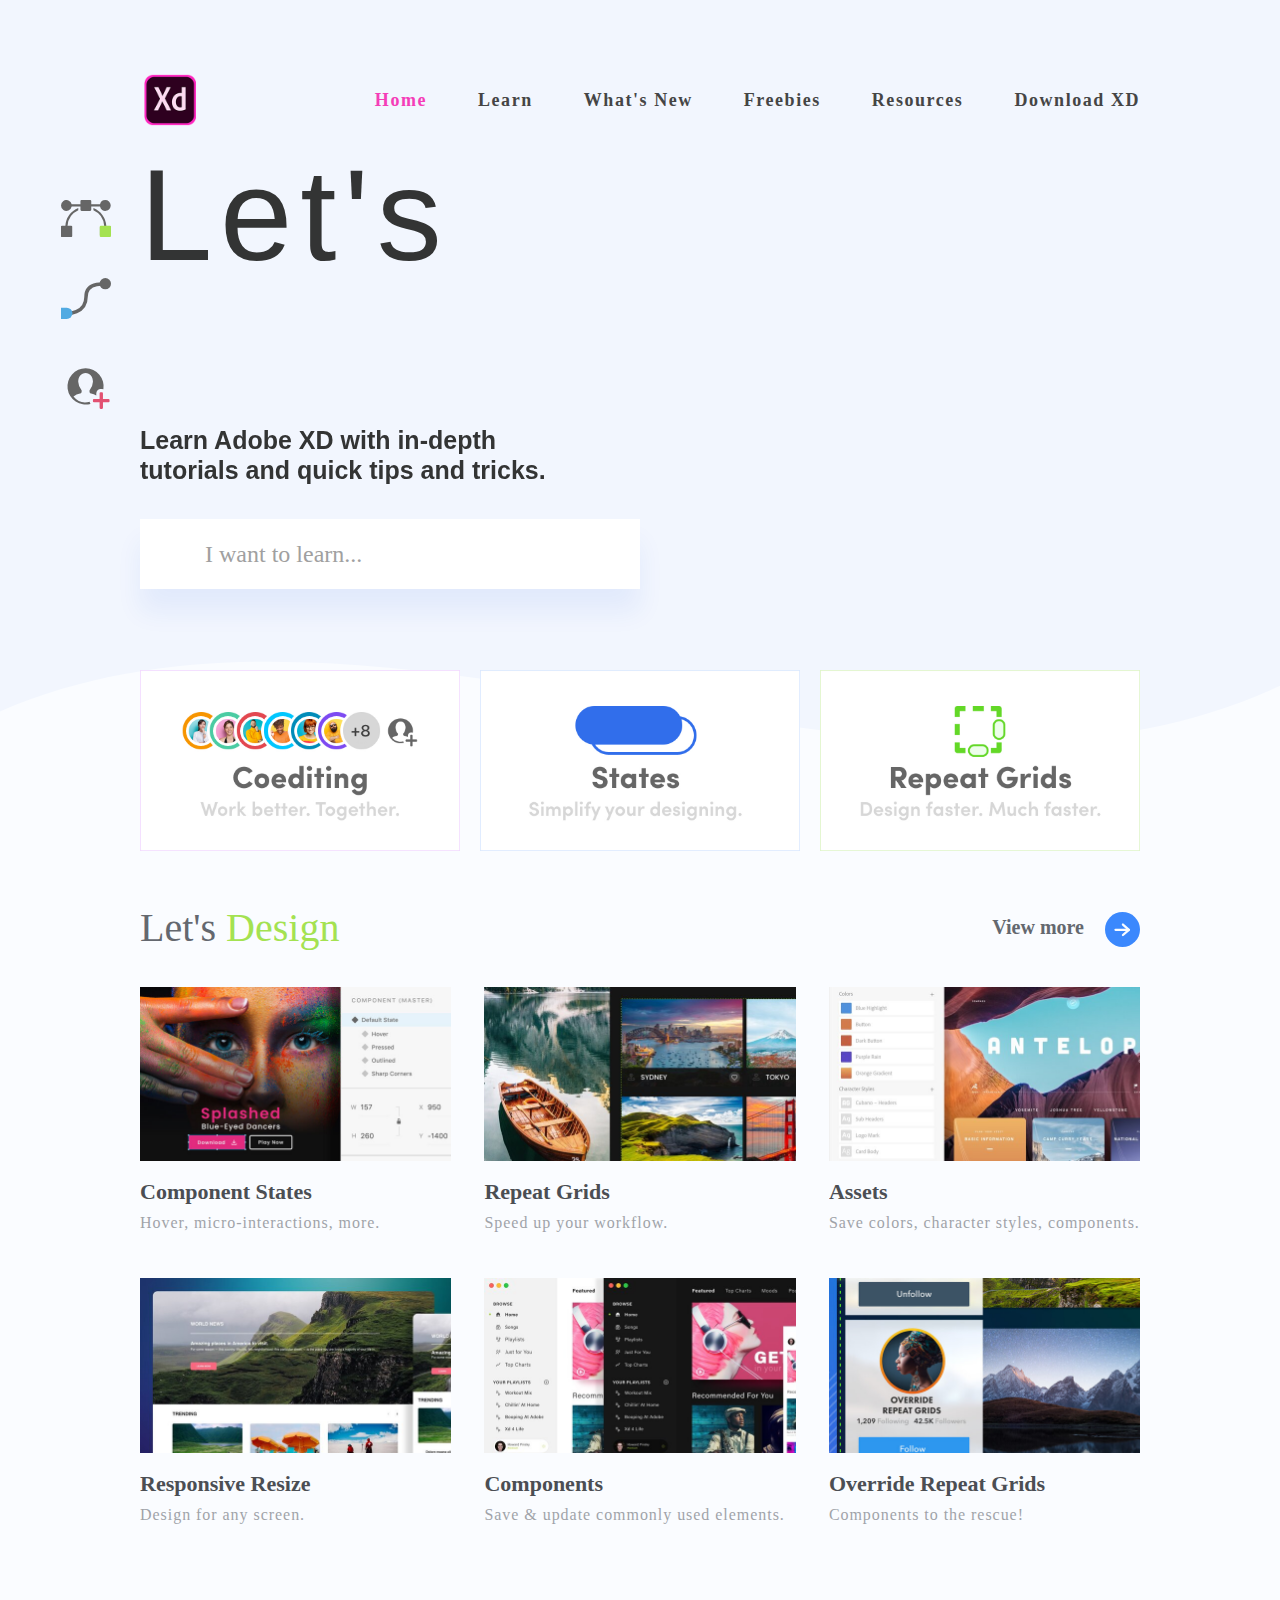
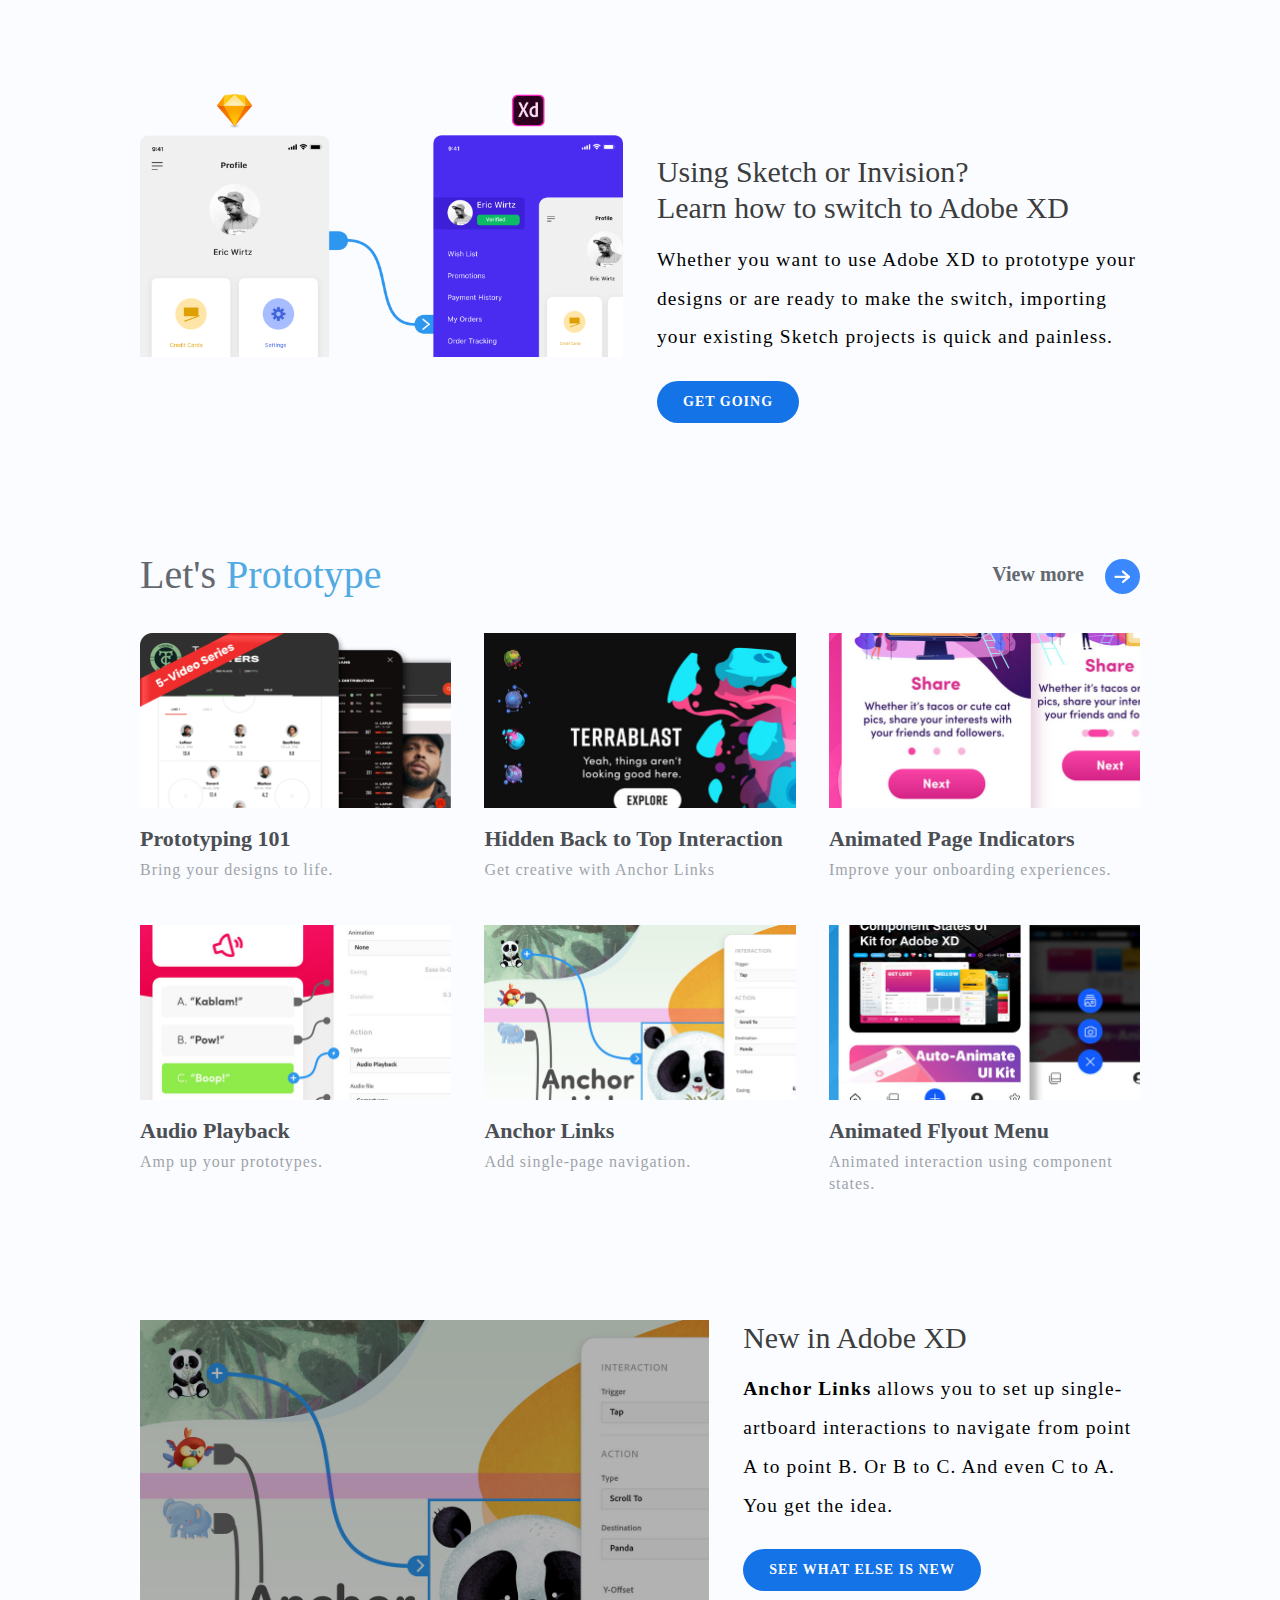
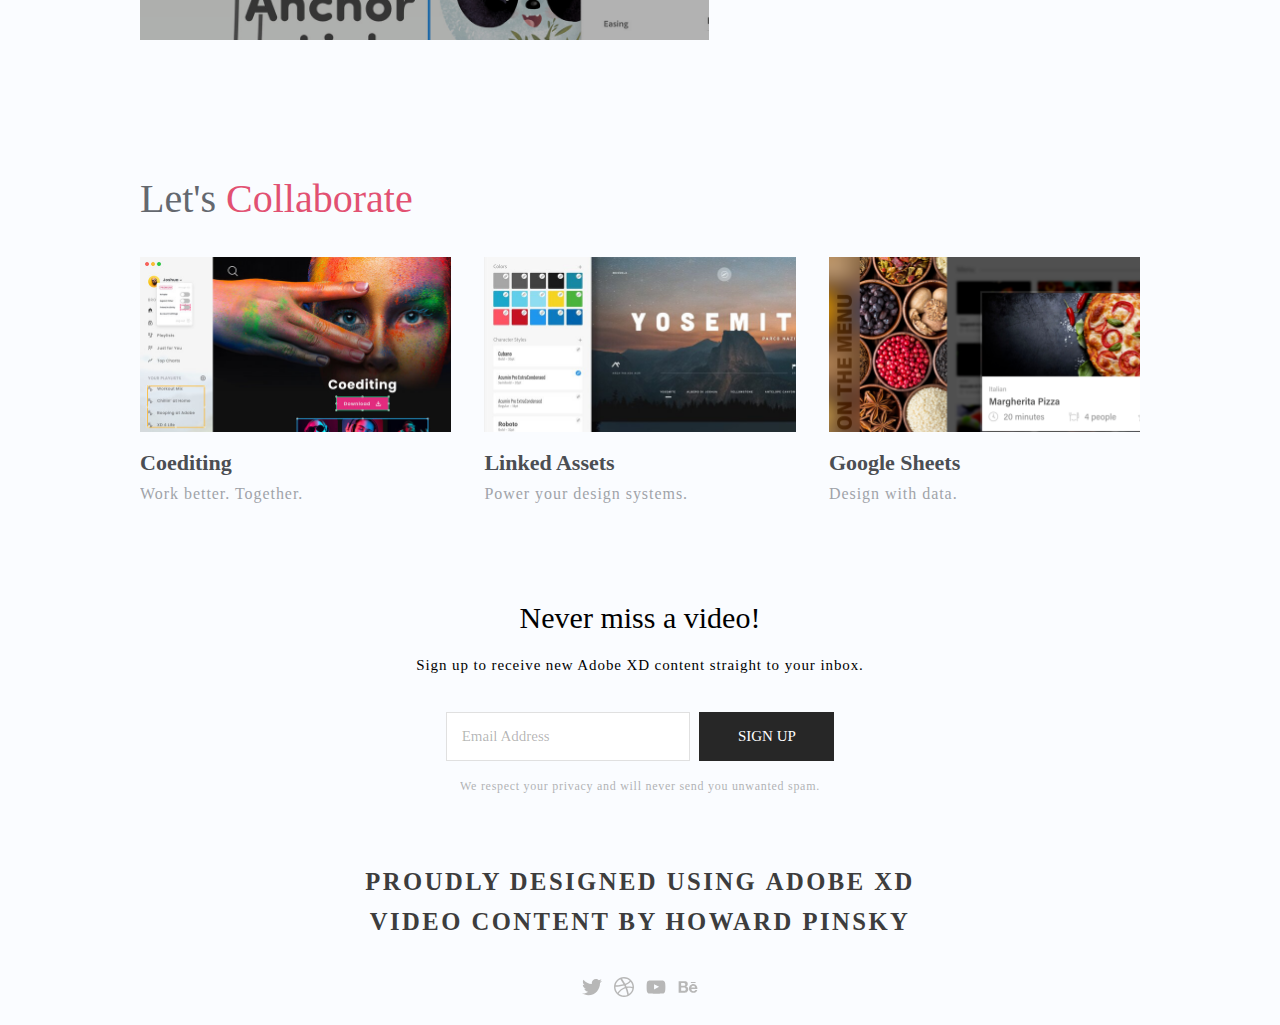
<file: xd28/index.html>
<!DOCTYPE html>
<!-- saved from url=(0019)https://letsxd.com/ -->
<html xmlns:og="http://opengraphprotocol.org/schema/" xmlns:fb="http://www.facebook.com/2008/fbml" lang="en-US"
  class="yui3-js-enabled js flexbox canvas canvastext webgl no-touch hashchange history draganddrop rgba hsla multiplebgs backgroundsize borderimage borderradius boxshadow textshadow opacity cssanimations csscolumns cssgradients cssreflections csstransforms no-csstransforms3d csstransitions video audio svg inlinesvg svgclippaths wf-sofiapro-n9-active wf-sofiapro-n7-active wf-sofiapro-i7-active wf-sofiapro-n3-active wf-sofiapro-n5-active wf-sofiapro-n4-active wf-sofiapro-i4-active wf-sofiapro-n6-active wf-sofiaprocondensed-n9-active wf-sofiaprocondensed-n7-active wf-sofiaprocondensed-i7-active wf-sofiaprocondensed-n3-active wf-sofiaprocondensed-n5-active wf-sofiaprocondensed-n4-active wf-sofiaprocondensed-i4-active wf-dunbarlow-n4-active wf-dunbarlow-n6-active wf-dunbarlow-n7-active wf-dunbartall-n3-active wf-dunbartall-n4-active wf-dunbartall-n5-active wf-dunbartall-n6-active wf-dunbartall-n7-active wf-dunbartall-n8-active wf-dunbartext-n5-active wf-dunbartext-n7-active wf-active"
  style="" id="yui_3_17_2_1_1587195443789_155">
<div id="yui3-css-stamp" style="position: absolute !important; visibility: hidden !important"></div>

<head>
  <meta http-equiv="Content-Type" content="text/html; charset=UTF-8">
  <meta http-equiv="X-UA-Compatible" content="IE=edge,chrome=1">

  <meta name="viewport" content="width=device-width,initial-scale=1">



  <!-- This is Squarespace. -->
  <!-- bird-greyhound-9tbc -->
  <title>Learn and Master Adobe XD | Let's XD</title>
  <link rel="shortcut icon" type="image/x-icon"
    href="https://images.squarespace-cdn.com/content/v1/5c7300cdc46f6d147ea52314/1551759848909-L7IH0W61SXQFNK1VO4K2/ke17ZwdGBToddI8pDm48kHxZW8G9yQIB8WDax7xpbxxZw-zPPgdn4jUwVcJE1ZvWhcwhEtWJXoshNdA9f1qD7Wt5K3jmsiBpJAJjNxwpFT48K2g_wJ5Tvrry30-swdfDUdj1yWJm5f7xpqDxWrxJCQ/favicon.ico?format=100w">
  <link rel="canonical" href="https://letsxd.com/">
  <meta property="og:site_name" content="Let&#39;s XD">
  <meta property="og:title" content="Learn and Master Adobe XD | Let&#39;s XD">
  <meta property="og:url" content="https://letsxd.com">
  <meta property="og:type" content="website">
  <meta property="og:description" content="Learn Adobe XD with Adobe XD Evangelist Howard Pinsky and master the UI/UX tools for UI design and prototyping. Watch Adobe XD videos, tutorials, quick tips, and more.">
  <meta property="og:image" content="http://static1.squarespace.com/static/5c7300cdc46f6d147ea52314/t/5e9231572121991619dcb973/1586639196949/alternateSocial.png?format=1500w">
  <meta property="og:image:width" content="1500">
  <meta property="og:image:height" content="792">
  <meta itemprop="name" content="Learn and Master Adobe XD | Let&#39;s XD">
  <meta itemprop="url" content="https://letsxd.com">
  <meta itemprop="description" content="Learn Adobe XD with Adobe XD Evangelist Howard Pinsky and master the UI/UX tools for UI design and prototyping. Watch Adobe XD videos, tutorials, quick tips, and more.">
  <meta itemprop="thumbnailUrl" content="http://static1.squarespace.com/static/5c7300cdc46f6d147ea52314/t/5e9231572121991619dcb973/1586639196949/alternateSocial.png?format=1500w">
  <link rel="image_src" href="http://static1.squarespace.com/static/5c7300cdc46f6d147ea52314/t/5e9231572121991619dcb973/1586639196949/alternateSocial.png?format=1500w">
  <meta itemprop="image" content="http://static1.squarespace.com/static/5c7300cdc46f6d147ea52314/t/5e9231572121991619dcb973/1586639196949/alternateSocial.png?format=1500w">
  <meta name="twitter:title" content="Learn and Master Adobe XD | Let&#39;s XD">
  <meta name="twitter:image" content="http://static1.squarespace.com/static/5c7300cdc46f6d147ea52314/t/5e9231572121991619dcb973/1586639196949/alternateSocial.png?format=1500w">
  <meta name="twitter:url" content="https://letsxd.com">
  <meta name="twitter:card" content="summary">
  <meta name="twitter:description" content="Learn Adobe XD with Adobe XD Evangelist Howard Pinsky and master the UI/UX tools for UI design and prototyping. Watch Adobe XD videos, tutorials, quick tips, and more.">
  <meta name="description" content="Learn Adobe XD with Adobe XD Evangelist Howard Pinsky and master the UI/UX
tools for UI design and prototyping. Watch Adobe XD videos, tutorials,
quick tips, and more.">
  <script async="" src="./assets/uwt.js"></script>
  <script src="https://assets.adobedtm.com/launch-EN919758db9a654a17bac7d184b99c4820.min.js" async=""></script>
  <script type="text/javascript" id="www-widgetapi-script" src="./assets/www-widgetapi.js" async=""></script>
  <script type="text/javascript" async="" src="./assets/analytics.js"></script>
  <script async="" src="./assets/gtm.js"></script>
  <script type="text/javascript" src="./assets/pje7moq.js"></script>
  <style type="text/css">
    .tk-sofia-pro {
      font-family: "sofia-pro", sans-serif;
    }

    .tk-sofia-pro-condensed {
      font-family: "sofia-pro-condensed", sans-serif;
    }

    .tk-acumin-pro {
      font-family: "acumin-pro", sans-serif;
    }

    .tk-acumin-pro-condensed {
      font-family: "acumin-pro-condensed", sans-serif;
    }

    .tk-acumin-pro-extra-condensed {
      font-family: "acumin-pro-extra-condensed", sans-serif;
    }

    .tk-acumin-pro-semi-condensed {
      font-family: "acumin-pro-semi-condensed", sans-serif;
    }

    .tk-dunbar-low {
      font-family: "dunbar-low", sans-serif;
    }

    .tk-dunbar-tall {
      font-family: "dunbar-tall", sans-serif;
    }

    .tk-dunbar-text {
      font-family: "dunbar-text", sans-serif;
    }
  </style>
  <style type="text/css">
    @font-face {
      font-family: sofia-pro;
      src: url(https://use.typekit.com/af/cf390f/00000000000000003b9b1aa0/27/l?primer=7cdcb44be4a7db8877ffa5c0007b8dd865b3bbc383831fe2ea177f62257a9191&fvd=n9&v=3) format("woff2"), url(https://use.typekit.com/af/cf390f/00000000000000003b9b1aa0/27/d?primer=7cdcb44be4a7db8877ffa5c0007b8dd865b3bbc383831fe2ea177f62257a9191&fvd=n9&v=3) format("woff"), url(https://use.typekit.com/af/cf390f/00000000000000003b9b1aa0/27/a?primer=7cdcb44be4a7db8877ffa5c0007b8dd865b3bbc383831fe2ea177f62257a9191&fvd=n9&v=3) format("opentype");
      font-weight: 900;
      font-style: normal;
    }

    @font-face {
      font-family: sofia-pro;
      src: url(https://use.typekit.com/af/fafde7/00000000000000003b9b1a9e/27/l?primer=7cdcb44be4a7db8877ffa5c0007b8dd865b3bbc383831fe2ea177f62257a9191&fvd=n7&v=3) format("woff2"), url(https://use.typekit.com/af/fafde7/00000000000000003b9b1a9e/27/d?primer=7cdcb44be4a7db8877ffa5c0007b8dd865b3bbc383831fe2ea177f62257a9191&fvd=n7&v=3) format("woff"), url(https://use.typekit.com/af/fafde7/00000000000000003b9b1a9e/27/a?primer=7cdcb44be4a7db8877ffa5c0007b8dd865b3bbc383831fe2ea177f62257a9191&fvd=n7&v=3) format("opentype");
      font-weight: 700;
      font-style: normal;
    }

    @font-face {
      font-family: sofia-pro;
      src: url(https://use.typekit.com/af/a84952/00000000000000003b9b1a9d/27/l?primer=7cdcb44be4a7db8877ffa5c0007b8dd865b3bbc383831fe2ea177f62257a9191&fvd=i7&v=3) format("woff2"), url(https://use.typekit.com/af/a84952/00000000000000003b9b1a9d/27/d?primer=7cdcb44be4a7db8877ffa5c0007b8dd865b3bbc383831fe2ea177f62257a9191&fvd=i7&v=3) format("woff"), url(https://use.typekit.com/af/a84952/00000000000000003b9b1a9d/27/a?primer=7cdcb44be4a7db8877ffa5c0007b8dd865b3bbc383831fe2ea177f62257a9191&fvd=i7&v=3) format("opentype");
      font-weight: 700;
      font-style: italic;
    }

    @font-face {
      font-family: sofia-pro;
      src: url(https://use.typekit.com/af/068354/00000000000000003b9b1a96/27/l?primer=7cdcb44be4a7db8877ffa5c0007b8dd865b3bbc383831fe2ea177f62257a9191&fvd=n3&v=3) format("woff2"), url(https://use.typekit.com/af/068354/00000000000000003b9b1a96/27/d?primer=7cdcb44be4a7db8877ffa5c0007b8dd865b3bbc383831fe2ea177f62257a9191&fvd=n3&v=3) format("woff"), url(https://use.typekit.com/af/068354/00000000000000003b9b1a96/27/a?primer=7cdcb44be4a7db8877ffa5c0007b8dd865b3bbc383831fe2ea177f62257a9191&fvd=n3&v=3) format("opentype");
      font-weight: 300;
      font-style: normal;
    }

    @font-face {
      font-family: sofia-pro;
      src: url(https://use.typekit.com/af/8e13ed/00000000000000003b9b1a9a/27/l?primer=7cdcb44be4a7db8877ffa5c0007b8dd865b3bbc383831fe2ea177f62257a9191&fvd=n5&v=3) format("woff2"), url(https://use.typekit.com/af/8e13ed/00000000000000003b9b1a9a/27/d?primer=7cdcb44be4a7db8877ffa5c0007b8dd865b3bbc383831fe2ea177f62257a9191&fvd=n5&v=3) format("woff"), url(https://use.typekit.com/af/8e13ed/00000000000000003b9b1a9a/27/a?primer=7cdcb44be4a7db8877ffa5c0007b8dd865b3bbc383831fe2ea177f62257a9191&fvd=n5&v=3) format("opentype");
      font-weight: 500;
      font-style: normal;
    }

    @font-face {
      font-family: sofia-pro;
      src: url(https://use.typekit.com/af/ea6b30/00000000000000003b9b1a98/27/l?primer=7cdcb44be4a7db8877ffa5c0007b8dd865b3bbc383831fe2ea177f62257a9191&fvd=n4&v=3) format("woff2"), url(https://use.typekit.com/af/ea6b30/00000000000000003b9b1a98/27/d?primer=7cdcb44be4a7db8877ffa5c0007b8dd865b3bbc383831fe2ea177f62257a9191&fvd=n4&v=3) format("woff"), url(https://use.typekit.com/af/ea6b30/00000000000000003b9b1a98/27/a?primer=7cdcb44be4a7db8877ffa5c0007b8dd865b3bbc383831fe2ea177f62257a9191&fvd=n4&v=3) format("opentype");
      font-weight: 400;
      font-style: normal;
    }

    @font-face {
      font-family: sofia-pro;
      src: url(https://use.typekit.com/af/ce1a28/00000000000000003b9b1a97/27/l?primer=7cdcb44be4a7db8877ffa5c0007b8dd865b3bbc383831fe2ea177f62257a9191&fvd=i4&v=3) format("woff2"), url(https://use.typekit.com/af/ce1a28/00000000000000003b9b1a97/27/d?primer=7cdcb44be4a7db8877ffa5c0007b8dd865b3bbc383831fe2ea177f62257a9191&fvd=i4&v=3) format("woff"), url(https://use.typekit.com/af/ce1a28/00000000000000003b9b1a97/27/a?primer=7cdcb44be4a7db8877ffa5c0007b8dd865b3bbc383831fe2ea177f62257a9191&fvd=i4&v=3) format("opentype");
      font-weight: 400;
      font-style: italic;
    }

    @font-face {
      font-family: sofia-pro;
      src: url(https://use.typekit.com/af/c0f068/00000000000000003b9b1a9c/27/l?primer=7cdcb44be4a7db8877ffa5c0007b8dd865b3bbc383831fe2ea177f62257a9191&fvd=n6&v=3) format("woff2"), url(https://use.typekit.com/af/c0f068/00000000000000003b9b1a9c/27/d?primer=7cdcb44be4a7db8877ffa5c0007b8dd865b3bbc383831fe2ea177f62257a9191&fvd=n6&v=3) format("woff"), url(https://use.typekit.com/af/c0f068/00000000000000003b9b1a9c/27/a?primer=7cdcb44be4a7db8877ffa5c0007b8dd865b3bbc383831fe2ea177f62257a9191&fvd=n6&v=3) format("opentype");
      font-weight: 600;
      font-style: normal;
    }

    @font-face {
      font-family: sofia-pro-condensed;
      src: url(https://use.typekit.com/af/2773b4/0000000000000000000157ce/27/l?primer=7cdcb44be4a7db8877ffa5c0007b8dd865b3bbc383831fe2ea177f62257a9191&fvd=n9&v=3) format("woff2"), url(https://use.typekit.com/af/2773b4/0000000000000000000157ce/27/d?primer=7cdcb44be4a7db8877ffa5c0007b8dd865b3bbc383831fe2ea177f62257a9191&fvd=n9&v=3) format("woff"), url(https://use.typekit.com/af/2773b4/0000000000000000000157ce/27/a?primer=7cdcb44be4a7db8877ffa5c0007b8dd865b3bbc383831fe2ea177f62257a9191&fvd=n9&v=3) format("opentype");
      font-weight: 900;
      font-style: normal;
    }

    @font-face {
      font-family: sofia-pro-condensed;
      src: url(https://use.typekit.com/af/435aac/0000000000000000000157d2/27/l?primer=7cdcb44be4a7db8877ffa5c0007b8dd865b3bbc383831fe2ea177f62257a9191&fvd=n7&v=3) format("woff2"), url(https://use.typekit.com/af/435aac/0000000000000000000157d2/27/d?primer=7cdcb44be4a7db8877ffa5c0007b8dd865b3bbc383831fe2ea177f62257a9191&fvd=n7&v=3) format("woff"), url(https://use.typekit.com/af/435aac/0000000000000000000157d2/27/a?primer=7cdcb44be4a7db8877ffa5c0007b8dd865b3bbc383831fe2ea177f62257a9191&fvd=n7&v=3) format("opentype");
      font-weight: 700;
      font-style: normal;
    }

    @font-face {
      font-family: sofia-pro-condensed;
      src: url(https://use.typekit.com/af/c6ca30/0000000000000000000157d3/27/l?primer=7cdcb44be4a7db8877ffa5c0007b8dd865b3bbc383831fe2ea177f62257a9191&fvd=i7&v=3) format("woff2"), url(https://use.typekit.com/af/c6ca30/0000000000000000000157d3/27/d?primer=7cdcb44be4a7db8877ffa5c0007b8dd865b3bbc383831fe2ea177f62257a9191&fvd=i7&v=3) format("woff"), url(https://use.typekit.com/af/c6ca30/0000000000000000000157d3/27/a?primer=7cdcb44be4a7db8877ffa5c0007b8dd865b3bbc383831fe2ea177f62257a9191&fvd=i7&v=3) format("opentype");
      font-weight: 700;
      font-style: italic;
    }

    @font-face {
      font-family: sofia-pro-condensed;
      src: url(https://use.typekit.com/af/0b4a30/0000000000000000000157d6/27/l?primer=7cdcb44be4a7db8877ffa5c0007b8dd865b3bbc383831fe2ea177f62257a9191&fvd=n3&v=3) format("woff2"), url(https://use.typekit.com/af/0b4a30/0000000000000000000157d6/27/d?primer=7cdcb44be4a7db8877ffa5c0007b8dd865b3bbc383831fe2ea177f62257a9191&fvd=n3&v=3) format("woff"), url(https://use.typekit.com/af/0b4a30/0000000000000000000157d6/27/a?primer=7cdcb44be4a7db8877ffa5c0007b8dd865b3bbc383831fe2ea177f62257a9191&fvd=n3&v=3) format("opentype");
      font-weight: 300;
      font-style: normal;
    }

    @font-face {
      font-family: sofia-pro-condensed;
      src: url(https://use.typekit.com/af/f75ad2/0000000000000000000157d8/27/l?primer=7cdcb44be4a7db8877ffa5c0007b8dd865b3bbc383831fe2ea177f62257a9191&fvd=n5&v=3) format("woff2"), url(https://use.typekit.com/af/f75ad2/0000000000000000000157d8/27/d?primer=7cdcb44be4a7db8877ffa5c0007b8dd865b3bbc383831fe2ea177f62257a9191&fvd=n5&v=3) format("woff"), url(https://use.typekit.com/af/f75ad2/0000000000000000000157d8/27/a?primer=7cdcb44be4a7db8877ffa5c0007b8dd865b3bbc383831fe2ea177f62257a9191&fvd=n5&v=3) format("opentype");
      font-weight: 500;
      font-style: normal;
    }

    @font-face {
      font-family: sofia-pro-condensed;
      src: url(https://use.typekit.com/af/e6c31a/0000000000000000000157da/27/l?primer=7cdcb44be4a7db8877ffa5c0007b8dd865b3bbc383831fe2ea177f62257a9191&fvd=n4&v=3) format("woff2"), url(https://use.typekit.com/af/e6c31a/0000000000000000000157da/27/d?primer=7cdcb44be4a7db8877ffa5c0007b8dd865b3bbc383831fe2ea177f62257a9191&fvd=n4&v=3) format("woff"), url(https://use.typekit.com/af/e6c31a/0000000000000000000157da/27/a?primer=7cdcb44be4a7db8877ffa5c0007b8dd865b3bbc383831fe2ea177f62257a9191&fvd=n4&v=3) format("opentype");
      font-weight: 400;
      font-style: normal;
    }

    @font-face {
      font-family: sofia-pro-condensed;
      src: url(https://use.typekit.com/af/11d4c4/0000000000000000000157db/27/l?primer=7cdcb44be4a7db8877ffa5c0007b8dd865b3bbc383831fe2ea177f62257a9191&fvd=i4&v=3) format("woff2"), url(https://use.typekit.com/af/11d4c4/0000000000000000000157db/27/d?primer=7cdcb44be4a7db8877ffa5c0007b8dd865b3bbc383831fe2ea177f62257a9191&fvd=i4&v=3) format("woff"), url(https://use.typekit.com/af/11d4c4/0000000000000000000157db/27/a?primer=7cdcb44be4a7db8877ffa5c0007b8dd865b3bbc383831fe2ea177f62257a9191&fvd=i4&v=3) format("opentype");
      font-weight: 400;
      font-style: italic;
    }

    @font-face {
      font-family: dunbar-low;
      src: url(https://use.typekit.com/af/8657f0/00000000000000003b9aed36/27/l?primer=7cdcb44be4a7db8877ffa5c0007b8dd865b3bbc383831fe2ea177f62257a9191&fvd=n4&v=3) format("woff2"), url(https://use.typekit.com/af/8657f0/00000000000000003b9aed36/27/d?primer=7cdcb44be4a7db8877ffa5c0007b8dd865b3bbc383831fe2ea177f62257a9191&fvd=n4&v=3) format("woff"), url(https://use.typekit.com/af/8657f0/00000000000000003b9aed36/27/a?primer=7cdcb44be4a7db8877ffa5c0007b8dd865b3bbc383831fe2ea177f62257a9191&fvd=n4&v=3) format("opentype");
      font-weight: 400;
      font-style: normal;
    }

    @font-face {
      font-family: dunbar-low;
      src: url(https://use.typekit.com/af/1198da/00000000000000003b9aed38/27/l?primer=7cdcb44be4a7db8877ffa5c0007b8dd865b3bbc383831fe2ea177f62257a9191&fvd=n6&v=3) format("woff2"), url(https://use.typekit.com/af/1198da/00000000000000003b9aed38/27/d?primer=7cdcb44be4a7db8877ffa5c0007b8dd865b3bbc383831fe2ea177f62257a9191&fvd=n6&v=3) format("woff"), url(https://use.typekit.com/af/1198da/00000000000000003b9aed38/27/a?primer=7cdcb44be4a7db8877ffa5c0007b8dd865b3bbc383831fe2ea177f62257a9191&fvd=n6&v=3) format("opentype");
      font-weight: 600;
      font-style: normal;
    }

    @font-face {
      font-family: dunbar-low;
      src: url(https://use.typekit.com/af/c7f419/00000000000000003b9aed39/27/l?primer=7cdcb44be4a7db8877ffa5c0007b8dd865b3bbc383831fe2ea177f62257a9191&fvd=n7&v=3) format("woff2"), url(https://use.typekit.com/af/c7f419/00000000000000003b9aed39/27/d?primer=7cdcb44be4a7db8877ffa5c0007b8dd865b3bbc383831fe2ea177f62257a9191&fvd=n7&v=3) format("woff"), url(https://use.typekit.com/af/c7f419/00000000000000003b9aed39/27/a?primer=7cdcb44be4a7db8877ffa5c0007b8dd865b3bbc383831fe2ea177f62257a9191&fvd=n7&v=3) format("opentype");
      font-weight: 700;
      font-style: normal;
    }

    @font-face {
      font-family: dunbar-tall;
      src: url(https://use.typekit.com/af/74359a/00000000000000003b9aed3c/27/l?primer=7fa3915bdafdf03041871920a205bef951d72bf64dd4c4460fb992e3ecc3a862&fvd=n3&v=3) format("woff2"), url(https://use.typekit.com/af/74359a/00000000000000003b9aed3c/27/d?primer=7fa3915bdafdf03041871920a205bef951d72bf64dd4c4460fb992e3ecc3a862&fvd=n3&v=3) format("woff"), url(https://use.typekit.com/af/74359a/00000000000000003b9aed3c/27/a?primer=7fa3915bdafdf03041871920a205bef951d72bf64dd4c4460fb992e3ecc3a862&fvd=n3&v=3) format("opentype");
      font-weight: 300;
      font-style: normal;
    }

    @font-face {
      font-family: dunbar-tall;
      src: url(https://use.typekit.com/af/5291b1/00000000000000003b9aed3d/27/l?primer=7fa3915bdafdf03041871920a205bef951d72bf64dd4c4460fb992e3ecc3a862&fvd=n4&v=3) format("woff2"), url(https://use.typekit.com/af/5291b1/00000000000000003b9aed3d/27/d?primer=7fa3915bdafdf03041871920a205bef951d72bf64dd4c4460fb992e3ecc3a862&fvd=n4&v=3) format("woff"), url(https://use.typekit.com/af/5291b1/00000000000000003b9aed3d/27/a?primer=7fa3915bdafdf03041871920a205bef951d72bf64dd4c4460fb992e3ecc3a862&fvd=n4&v=3) format("opentype");
      font-weight: 400;
      font-style: normal;
    }

    @font-face {
      font-family: dunbar-tall;
      src: url(https://use.typekit.com/af/39041b/00000000000000003b9aed3e/27/l?primer=7fa3915bdafdf03041871920a205bef951d72bf64dd4c4460fb992e3ecc3a862&fvd=n5&v=3) format("woff2"), url(https://use.typekit.com/af/39041b/00000000000000003b9aed3e/27/d?primer=7fa3915bdafdf03041871920a205bef951d72bf64dd4c4460fb992e3ecc3a862&fvd=n5&v=3) format("woff"), url(https://use.typekit.com/af/39041b/00000000000000003b9aed3e/27/a?primer=7fa3915bdafdf03041871920a205bef951d72bf64dd4c4460fb992e3ecc3a862&fvd=n5&v=3) format("opentype");
      font-weight: 500;
      font-style: normal;
    }

    @font-face {
      font-family: dunbar-tall;
      src: url(https://use.typekit.com/af/b960ef/00000000000000003b9aed3f/27/l?primer=7fa3915bdafdf03041871920a205bef951d72bf64dd4c4460fb992e3ecc3a862&fvd=n6&v=3) format("woff2"), url(https://use.typekit.com/af/b960ef/00000000000000003b9aed3f/27/d?primer=7fa3915bdafdf03041871920a205bef951d72bf64dd4c4460fb992e3ecc3a862&fvd=n6&v=3) format("woff"), url(https://use.typekit.com/af/b960ef/00000000000000003b9aed3f/27/a?primer=7fa3915bdafdf03041871920a205bef951d72bf64dd4c4460fb992e3ecc3a862&fvd=n6&v=3) format("opentype");
      font-weight: 600;
      font-style: normal;
    }

    @font-face {
      font-family: dunbar-tall;
      src: url(https://use.typekit.com/af/2424f0/00000000000000003b9aed40/27/l?primer=7fa3915bdafdf03041871920a205bef951d72bf64dd4c4460fb992e3ecc3a862&fvd=n7&v=3) format("woff2"), url(https://use.typekit.com/af/2424f0/00000000000000003b9aed40/27/d?primer=7fa3915bdafdf03041871920a205bef951d72bf64dd4c4460fb992e3ecc3a862&fvd=n7&v=3) format("woff"), url(https://use.typekit.com/af/2424f0/00000000000000003b9aed40/27/a?primer=7fa3915bdafdf03041871920a205bef951d72bf64dd4c4460fb992e3ecc3a862&fvd=n7&v=3) format("opentype");
      font-weight: 700;
      font-style: normal;
    }

    @font-face {
      font-family: dunbar-tall;
      src: url(https://use.typekit.com/af/28b76c/00000000000000003b9aed41/27/l?primer=7fa3915bdafdf03041871920a205bef951d72bf64dd4c4460fb992e3ecc3a862&fvd=n8&v=3) format("woff2"), url(https://use.typekit.com/af/28b76c/00000000000000003b9aed41/27/d?primer=7fa3915bdafdf03041871920a205bef951d72bf64dd4c4460fb992e3ecc3a862&fvd=n8&v=3) format("woff"), url(https://use.typekit.com/af/28b76c/00000000000000003b9aed41/27/a?primer=7fa3915bdafdf03041871920a205bef951d72bf64dd4c4460fb992e3ecc3a862&fvd=n8&v=3) format("opentype");
      font-weight: 800;
      font-style: normal;
    }

    @font-face {
      font-family: dunbar-text;
      src: url(https://use.typekit.com/af/b1bf85/00000000000000003b9aed43/27/l?primer=7cdcb44be4a7db8877ffa5c0007b8dd865b3bbc383831fe2ea177f62257a9191&fvd=n5&v=3) format("woff2"), url(https://use.typekit.com/af/b1bf85/00000000000000003b9aed43/27/d?primer=7cdcb44be4a7db8877ffa5c0007b8dd865b3bbc383831fe2ea177f62257a9191&fvd=n5&v=3) format("woff"), url(https://use.typekit.com/af/b1bf85/00000000000000003b9aed43/27/a?primer=7cdcb44be4a7db8877ffa5c0007b8dd865b3bbc383831fe2ea177f62257a9191&fvd=n5&v=3) format("opentype");
      font-weight: 500;
      font-style: normal;
    }

    @font-face {
      font-family: dunbar-text;
      src: url(https://use.typekit.com/af/da1ceb/00000000000000003b9aed45/27/l?primer=7cdcb44be4a7db8877ffa5c0007b8dd865b3bbc383831fe2ea177f62257a9191&fvd=n7&v=3) format("woff2"), url(https://use.typekit.com/af/da1ceb/00000000000000003b9aed45/27/d?primer=7cdcb44be4a7db8877ffa5c0007b8dd865b3bbc383831fe2ea177f62257a9191&fvd=n7&v=3) format("woff"), url(https://use.typekit.com/af/da1ceb/00000000000000003b9aed45/27/a?primer=7cdcb44be4a7db8877ffa5c0007b8dd865b3bbc383831fe2ea177f62257a9191&fvd=n7&v=3) format("opentype");
      font-weight: 700;
      font-style: normal;
    }
  </style>
  <script type="text/javascript">
    try {
      Typekit.load();
    } catch (e) {}
  </script>
  <script type="text/javascript">
    SQUARESPACE_ROLLUPS = {};
  </script>
  <script>
    (function(rollups, name) {
      if (!rollups[name]) {
        rollups[name] = {};
      }
      rollups[name].js = ["//assets.squarespace.com/universal/scripts-compressed/common-e355e7448069eee3b60c0-min.en-US.js"];
    })(SQUARESPACE_ROLLUPS, 'squarespace-common');
  </script>
  <script crossorigin="anonymous" src="https://assets.squarespace.com/universal/scripts-compressed/common-e355e7448069eee3b60c0-min.en-US.js"></script>
  <script crossorigin="anonymous" src="https://assets.squarespace.com/universal/scripts-compressed/performance-98daded9203586a3c8c12-min.en-US.js" defer=""></script>
  <script data-name="static-context">
    Static = window.Static || {};
    Static.SQUARESPACE_CONTEXT = {
      "facebookAppId": "314192535267336",
      "rollups": {
        "squarespace-announcement-bar": {
          "css": "https://assets.squarespace.com/universal/styles-compressed/announcement-bar-d41d8cd98f00b204e9800998ecf8427e-min.css",
          "js": "https://assets.squarespace.com/universal/scripts-compressed/announcement-bar-994062d614ebf2a2ea9f5-min.en-US.js"
        },
        "squarespace-audio-player": {
          "css": "//assets.squarespace.com/universal/styles-compressed/audio-player-52bdd87acccf92a19703e60e09c654bd-min.css",
          "js": "//assets.squarespace.com/universal/scripts-compressed/audio-player-257dd54244a82832c376b-min.en-US.js"
        },
        "squarespace-blog-collection-list": {
          "css": "//assets.squarespace.com/universal/styles-compressed/blog-collection-list-d41d8cd98f00b204e9800998ecf8427e-min.css",
          "js": "//assets.squarespace.com/universal/scripts-compressed/blog-collection-list-342036262b204974aa269-min.en-US.js"
        },
        "squarespace-calendar-block-renderer": {
          "css": "//assets.squarespace.com/universal/styles-compressed/calendar-block-renderer-a0cc7f57176bc63d87bc9f4149fada5a-min.css",
          "js": "//assets.squarespace.com/universal/scripts-compressed/calendar-block-renderer-0040060965746de83a8fb-min.en-US.js"
        },
        "squarespace-chartjs-helpers": {
          "css": "//assets.squarespace.com/universal/styles-compressed/chartjs-helpers-9935a41d63cf08ca108505d288c1712e-min.css",
          "js": "//assets.squarespace.com/universal/scripts-compressed/chartjs-helpers-eeffec354a32cb890c1b1-min.en-US.js"
        },
        "squarespace-comments": {
          "css": "//assets.squarespace.com/universal/styles-compressed/comments-1637eb4ee93bed59528921026e024bf4-min.css",
          "js": "//assets.squarespace.com/universal/scripts-compressed/comments-1132678067599d2022409-min.en-US.js"
        },
        "squarespace-commerce-cart": {
          "js": "//assets.squarespace.com/universal/scripts-compressed/commerce-cart-f49d9306811e7e8d49767-min.en-US.js"
        },
        "squarespace-dialog": {
          "css": "//assets.squarespace.com/universal/styles-compressed/dialog-afeb96ba160fb642a2d98c892a956065-min.css",
          "js": "//assets.squarespace.com/universal/scripts-compressed/dialog-6dc17f05c6e63c0d6e237-min.en-US.js"
        },
        "squarespace-events-collection": {
          "css": "//assets.squarespace.com/universal/styles-compressed/events-collection-a0cc7f57176bc63d87bc9f4149fada5a-min.css",
          "js": "//assets.squarespace.com/universal/scripts-compressed/events-collection-fcb8eb4802db90fed60eb-min.en-US.js"
        },
        "squarespace-form-rendering-utils": {
          "js": "//assets.squarespace.com/universal/scripts-compressed/form-rendering-utils-75c926748aec1a0d8d580-min.en-US.js"
        },
        "squarespace-forms": {
          "css": "//assets.squarespace.com/universal/styles-compressed/forms-d21f3e517c32f4caba9f220beea0666d-min.css",
          "js": "//assets.squarespace.com/universal/scripts-compressed/forms-c7f15debac34da656708d-min.en-US.js"
        },
        "squarespace-gallery-collection-list": {
          "css": "//assets.squarespace.com/universal/styles-compressed/gallery-collection-list-d41d8cd98f00b204e9800998ecf8427e-min.css",
          "js": "//assets.squarespace.com/universal/scripts-compressed/gallery-collection-list-e23ee315df466f1dba9ec-min.en-US.js"
        },
        "squarespace-image-zoom": {
          "css": "//assets.squarespace.com/universal/styles-compressed/image-zoom-72b0ab7796582588032aa6472e2e2f14-min.css",
          "js": "//assets.squarespace.com/universal/scripts-compressed/image-zoom-5a660e03e667b16c7a076-min.en-US.js"
        },
        "squarespace-pinterest": {
          "css": "//assets.squarespace.com/universal/styles-compressed/pinterest-d41d8cd98f00b204e9800998ecf8427e-min.css",
          "js": "//assets.squarespace.com/universal/scripts-compressed/pinterest-4725f00d98ee2610ca950-min.en-US.js"
        },
        "squarespace-popup-overlay": {
          "css": "//assets.squarespace.com/universal/styles-compressed/popup-overlay-e984c5797664760d617b07bce15392a1-min.css",
          "js": "//assets.squarespace.com/universal/scripts-compressed/popup-overlay-edb6d8e8b6fec68a646e8-min.en-US.js"
        },
        "squarespace-product-quick-view": {
          "css": "//assets.squarespace.com/universal/styles-compressed/product-quick-view-3fa8fd4df0755e7a7878e60166ca3d61-min.css",
          "js": "//assets.squarespace.com/universal/scripts-compressed/product-quick-view-6c5a33acc2f6e6b430f2e-min.en-US.js"
        },
        "squarespace-products-collection-item-v2": {
          "css": "//assets.squarespace.com/universal/styles-compressed/products-collection-item-v2-72b0ab7796582588032aa6472e2e2f14-min.css",
          "js": "//assets.squarespace.com/universal/scripts-compressed/products-collection-item-v2-ddd7f4d1b8c7fa16b94a5-min.en-US.js"
        },
        "squarespace-products-collection-list-v2": {
          "css": "//assets.squarespace.com/universal/styles-compressed/products-collection-list-v2-72b0ab7796582588032aa6472e2e2f14-min.css",
          "js": "//assets.squarespace.com/universal/scripts-compressed/products-collection-list-v2-ddf964150583984db3f36-min.en-US.js"
        },
        "squarespace-search-page": {
          "css": "//assets.squarespace.com/universal/styles-compressed/search-page-207da8872118254c0a795bf9b187c205-min.css",
          "js": "//assets.squarespace.com/universal/scripts-compressed/search-page-e0a73356864bfed15b223-min.en-US.js"
        },
        "squarespace-search-preview": {
          "js": "//assets.squarespace.com/universal/scripts-compressed/search-preview-9c39c8e584b7e1e4e2245-min.en-US.js"
        },
        "squarespace-share-buttons": {
          "js": "//assets.squarespace.com/universal/scripts-compressed/share-buttons-315b1ecf051db7d2a83e5-min.en-US.js"
        },
        "squarespace-simple-liking": {
          "css": "//assets.squarespace.com/universal/styles-compressed/simple-liking-9ef41bf7ba753d65ec1acf18e093b88a-min.css",
          "js": "//assets.squarespace.com/universal/scripts-compressed/simple-liking-6ce4d1a9ac14023a08f02-min.en-US.js"
        },
        "squarespace-social-buttons": {
          "css": "//assets.squarespace.com/universal/styles-compressed/social-buttons-bf7788a87c794b73afd9d5c49f72f4f3-min.css",
          "js": "//assets.squarespace.com/universal/scripts-compressed/social-buttons-619e5517f429eaf8bde43-min.en-US.js"
        },
        "squarespace-tourdates": {
          "css": "//assets.squarespace.com/universal/styles-compressed/tourdates-d41d8cd98f00b204e9800998ecf8427e-min.css",
          "js": "//assets.squarespace.com/universal/scripts-compressed/tourdates-1d7a0abc87f87f6bc760f-min.en-US.js"
        },
        "squarespace-website-overlays-manager": {
          "css": "//assets.squarespace.com/universal/styles-compressed/website-overlays-manager-68df56a8135961401cbd590171d6b04a-min.css",
          "js": "//assets.squarespace.com/universal/scripts-compressed/website-overlays-manager-9a3bc7af775a8ccea5492-min.en-US.js"
        }
      },
      "pageType": 2,
      "website": {
        "id": "5c7300cdc46f6d147ea52314",
        "identifier": "bird-greyhound-9tbc",
        "websiteType": 1,
        "contentModifiedOn": 1587085362149,
        "cloneable": false,
        "developerMode": true,
        "siteStatus": {},
        "language": "en-US",
        "timeZone": "America/Los_Angeles",
        "machineTimeZoneOffset": -25200000,
        "timeZoneOffset": -25200000,
        "timeZoneAbbr": "PDT",
        "siteTitle": "Let's XD",
        "fullSiteTitle": "Learn and Master Adobe XD | Let's XD",
        "siteTagLine": "Learn and Master Adobe XD",
        "siteDescription": "",
        "logoImageId": "5c7326604785d303f1cc6dd1",
        "shareButtonOptions": {
          "7": true,
          "8": true,
          "1": true,
          "2": true
        },
        "logoImageUrl": "//static1.squarespace.com/static/5c7300cdc46f6d147ea52314/t/5c7326604785d303f1cc6dd1/1587085362149/",
        "authenticUrl": "https://letsxd.com",
        "internalUrl": "https://bird-greyhound-9tbc.squarespace.com",
        "baseUrl": "https://letsxd.com",
        "primaryDomain": "letsxd.com",
        "sslSetting": 3,
        "isHstsEnabled": false,
        "socialAccounts": [{
          "serviceId": 4,
          "userId": "9909802",
          "userName": "Pinsky",
          "screenname": "Howard Pinsky",
          "addedOn": 1551049658118,
          "profileUrl": "https://twitter.com/Pinsky",
          "iconUrl": "http://pbs.twimg.com/profile_images/1093270857147867137/CT-PxrPj_normal.jpg",
          "collectionId": "5c7323bad7819e745697d0e6",
          "iconEnabled": true,
          "serviceName": "twitter"
        }, {
          "serviceId": 18,
          "userId": "pinsky",
          "screenname": "pinsky",
          "addedOn": 1551049686345,
          "profileUrl": "http://www.dribbble.com/pinsky",
          "iconEnabled": true,
          "serviceName": "dribbble"
        }, {
          "serviceId": 11,
          "userId": "UC48fSJKMFBka3Zl0u7DGf0A",
          "screenname": "Howard Pinsky",
          "addedOn": 1551049701227,
          "profileUrl": "https://www.youtube.com/howardpinsky",
          "iconUrl": "https://yt3.ggpht.com/a-/AAuE7mBbMVfti7SMNz-3MzEsnRbOPRR7L6jhX03fSw=s88-mo-c-c0xffffffff-rj-k-no",
          "iconEnabled": true,
          "serviceName": "youtube"
        }, {
          "serviceId": 30,
          "screenname": "Behance",
          "addedOn": 1551049764333,
          "profileUrl": "http://behance.net/howardpinsky",
          "iconEnabled": true,
          "serviceName": "behance"
        }],
        "typekitId": "pje7moq",
        "statsMigrated": false,
        "imageMetadataProcessingEnabled": false,
        "screenshotId": "cbd6bf6c65781f13e1c2e55a015c7ea8810ce9e9202132f85ae45115b8293484",
        "captchaSettings": {
          "enabledForDonations": false
        },
        "showOwnerLogin": false
      },
      "websiteSettings": {
        "id": "5c7300cdc46f6d147ea52318",
        "websiteId": "5c7300cdc46f6d147ea52314",
        "subjects": [],
        "country": "US",
        "state": "CA",
        "simpleLikingEnabled": true,
        "mobileInfoBarSettings": {
          "isContactEmailEnabled": false,
          "isContactPhoneNumberEnabled": false,
          "isLocationEnabled": false,
          "isBusinessHoursEnabled": false
        },
        "announcementBarSettings": {
          "style": 2,
          "text": "<p class=\"\" style=\"white-space:pre-wrap;\">sssssdqweqweWorking remote? Learn how Adobe XD helps distributed teams stay connected.</p>",
          "clickthroughUrl": {
            "url": "/remote-work",
            "newWindow": false
          }
        },
        "popupOverlaySettings": {
          "style": 1,
          "showOnScroll": true,
          "scrollPercentage": 25,
          "showOnTimer": true,
          "timerDelay": 5000,
          "showUntilSignup": true,
          "displayFrequency": 30,
          "enableMobile": true,
          "enabledPages": [],
          "showOnAllPages": true,
          "version": 1
        },
        "commentLikesAllowed": true,
        "commentAnonAllowed": true,
        "commentThreaded": true,
        "commentApprovalRequired": false,
        "commentAvatarsOn": true,
        "commentSortType": 2,
        "commentFlagThreshold": 0,
        "commentFlagsAllowed": true,
        "commentEnableByDefault": false,
        "commentDisableAfterDaysDefault": 0,
        "disqusShortname": "",
        "commentsEnabled": true,
        "storeSettings": {
          "returnPolicy": null,
          "termsOfService": null,
          "privacyPolicy": null,
          "expressCheckout": true,
          "continueShoppingLinkUrl": "/",
          "useLightCart": false,
          "showNoteField": false,
          "shippingCountryDefaultValue": "US",
          "billToShippingDefaultValue": false,
          "showShippingPhoneNumber": true,
          "isShippingPhoneRequired": false,
          "showBillingPhoneNumber": true,
          "isBillingPhoneRequired": false,
          "currenciesSupported": ["CHF", "HKD", "MXN", "EUR", "DKK", "USD", "CAD", "MYR", "NOK", "THB", "AUD", "SGD", "ILS", "PLN", "GBP", "CZK", "SEK", "NZD", "PHP", "RUB"],
          "defaultCurrency": "USD",
          "selectedCurrency": "USD",
          "measurementStandard": 1,
          "showCustomCheckoutForm": false,
          "enableMailingListOptInByDefault": false,
          "sameAsRetailLocation": false,
          "merchandisingSettings": {
            "scarcityEnabledOnProductItems": false,
            "scarcityEnabledOnProductBlocks": false,
            "scarcityMessageType": "DEFAULT_SCARCITY_MESSAGE",
            "scarcityThreshold": 10,
            "multipleQuantityAllowedForServices": true,
            "restockNotificationsEnabled": false,
            "restockNotificationsMailingListSignUpEnabled": false,
            "relatedProductsEnabled": false,
            "relatedProductsOrdering": "random",
            "soldOutVariantsDropdownDisabled": false,
            "productComposerOptedIn": false
          },
          "isLive": false,
          "multipleQuantityAllowedForServices": true
        },
        "useEscapeKeyToLogin": false,
        "trialAssistantEnabled": true,
        "ssBadgeType": 1,
        "ssBadgePosition": 4,
        "ssBadgeVisibility": 1,
        "ssBadgeDevices": 1,
        "pinterestOverlayOptions": {
          "mode": "disabled"
        },
        "ampEnabled": false
      },
      "cookieSettings": {
        "isCookieBannerEnabled": false,
        "isRestrictiveCookiePolicyEnabled": false,
        "isRestrictiveCookiePolicyAbsolute": false,
        "cookieBannerText": "",
        "cookieBannerTheme": "",
        "cookieBannerVariant": "",
        "cookieBannerPosition": "",
        "cookieBannerCtaVariant": "",
        "cookieBannerCtaText": ""
      },
      "websiteCloneable": false,
      "collection": {
        "title": "Home",
        "id": "5e90ad3994abcd26b33e28a1",
        "fullUrl": "/",
        "type": 10
      },
      "subscribed": false,
      "appDomain": "squarespace.com",
      "templateTweakable": true,
      "tweakJSON": {
        "TGutter": "3%",
        "TMaxWidth": "400",
        "TPerRow": "3",
        "gallery-auto-play": "false",
        "galleryPlaySpeed": "3",
        "hide-thumbnail-titles": "false",
        "outerPadding": "75px",
        "pagePadding": "0px",
        "product-gallery-auto-crop": "false",
        "product-image-auto-crop": "true",
        "thumbnail-layout": "Basic Grid",
        "topPadding": "10px",
        "tweak-v1-related-products-title-spacing": "50px"
      },
      "templateId": "5c849628971a187cd99eccda",
      "templateVersion": "7",
      "pageFeatures": [1, 2, 4],
      "gmRenderKey": "QUl6YVN5Q0JUUk9xNkx1dkZfSUUxcjQ2LVQ0QWVUU1YtMGQ3bXk4",
      "betaFeatureFlags": ["ORDERS-SERVICE-check-digital-good-access-with-service", "ORDERS-SERVICE-reset-digital-goods-access-with-service", "ORDER_SERVICE-submit-subscription-order-through-service",
        "ORDER_SERVICE-submit-reoccurring-subscription-order-through-service", "dg_downloads_from_fastly", "generic_iframe_loader_for_campaigns", "donations_customer_accounts", "domain_registration_via_registrar_service",
        "domain_locking_via_registrar_service", "domain_deletion_via_registrar_service", "domain_info_via_registrar_service", "content_item_settings", "demo_content_improvement", "onboarding_wizard_seven_one", "seven_one_image_overlay_opacity",
        "commerce_restock_notifications", "global_animations", "newsletter_block_captcha", "new_billing_system", "gallery_settings_71", "commerce_onboarding_wizard", "seven_one_portfolio_hover_layouts", "commerce_onboarding_wizard_phase_two",
        "domains_allow_async_gsuite", "domains_use_new_domain_connect_strategy", "commerce_subscription_order_delay", "commerce_activation_experiment_add_payment_processor_card"
      ],
      "yuiEliminationExperimentList": [{
        "name": "statsMigrationJobWidget-enabled",
        "experimentType": "AB_TEST",
        "variant": "true",
        "containsError": false,
        "status": "ACTIVE"
      }, {
        "name": "ContributionConfirmed-enabled",
        "experimentType": "AB_TEST",
        "variant": "false",
        "containsError": false,
        "status": "ACTIVE"
      }, {
        "name": "TextPusher-enabled",
        "experimentType": "AB_TEST",
        "variant": "true",
        "containsError": false,
        "status": "ACTIVE"
      }, {
        "name": "MenuItemWithProgress-enabled",
        "experimentType": "AB_TEST",
        "variant": "true",
        "containsError": false,
        "status": "ACTIVE"
      }, {
        "name": "billingNewsletters-enabled",
        "experimentType": "AB_TEST",
        "variant": "true",
        "containsError": false,
        "status": "ACTIVE"
      }, {
        "name": "imageProcJobWidget-enabled",
        "experimentType": "AB_TEST",
        "variant": "true",
        "containsError": false,
        "status": "ACTIVE"
      }, {
        "name": "QuantityChangePreview-enabled",
        "experimentType": "AB_TEST",
        "variant": "true",
        "containsError": false,
        "status": "ACTIVE"
      }, {
        "name": "CompositeModel-enabled",
        "experimentType": "AB_TEST",
        "variant": "true",
        "containsError": false,
        "status": "ACTIVE"
      }, {
        "name": "HasPusherMixin-enabled",
        "experimentType": "AB_TEST",
        "variant": "true",
        "containsError": false,
        "status": "INACTIVE"
      }, {
        "name": "ProviderList-enabled",
        "experimentType": "AB_TEST",
        "variant": "true",
        "containsError": false,
        "status": "ACTIVE"
      }, {
        "name": "MediaTracker-enabled",
        "experimentType": "AB_TEST",
        "variant": "false",
        "containsError": false,
        "status": "ACTIVE"
      }, {
        "name": "pushJobWidget-enabled",
        "experimentType": "AB_TEST",
        "variant": "true",
        "containsError": false,
        "status": "ACTIVE"
      }, {
        "name": "internal-enabled",
        "experimentType": "AB_TEST",
        "variant": "true",
        "containsError": false,
        "status": "ACTIVE"
      }, {
        "name": "BillingPanel-enabled",
        "experimentType": "AB_TEST",
        "variant": "false",
        "containsError": false,
        "status": "ACTIVE"
      }, {
        "name": "PopupOverlayEditor-enabled",
        "experimentType": "AB_TEST",
        "variant": "true",
        "containsError": false,
        "status": "ACTIVE"
      }, {
        "name": "CoverPagePicker-enabled",
        "experimentType": "AB_TEST",
        "variant": "true",
        "containsError": false,
        "status": "ACTIVE"
      }],
      "impersonatedSession": false,
      "tzData": {
        "zones": [
          [-480, "US", "P%sT", null]
        ],
        "rules": {
          "US": [
            [1967, 2006, null, "Oct", "lastSun", "2:00", "0", "S"],
            [1987, 2006, null, "Apr", "Sun>=1", "2:00", "1:00", "D"],
            [2007, "max", null, "Mar", "Sun>=8", "2:00", "1:00", "D"],
            [2007, "max", null, "Nov", "Sun>=1", "2:00", "0", "S"]
          ]
        }
      }
    };
  </script>
  <script type="text/javascript">
    SquarespaceFonts.loadViaContext();
    Squarespace.load(window);
  </script>
  <script type="application/ld+json">
    {
      "url": "https://letsxd.com",
      "name": "Let's XD",
      "description": "",
      "image": "//static1.squarespace.com/static/5c7300cdc46f6d147ea52314/t/5c7326604785d303f1cc6dd1/1587085362149/",
      "@context": "http://schema.org",
      "@type": "WebSite"
    }
  </script>
  <!--[if gte IE 9]> <link rel="stylesheet" type="text/css" href="//static1.squarespace.com/static/sitecss/5c7300cdc46f6d147ea52314/354/5c849628971a187cd99eccda/5c849628971a187cd99eccdc/694-05142015/1586985419745/site.css?&filterFeatures=false&part=1"/><link rel="stylesheet" type="text/css" href="//static1.squarespace.com/static/sitecss/5c7300cdc46f6d147ea52314/354/5c849628971a187cd99eccda/5c849628971a187cd99eccdc/694-05142015/1586985419745/site.css?&filterFeatures=false&part=2"/><link rel="stylesheet" type="text/css" href="//static1.squarespace.com/static/sitecss/5c7300cdc46f6d147ea52314/354/5c849628971a187cd99eccda/5c849628971a187cd99eccdc/694-05142015/1586985419745/site.css?&filterFeatures=false&part=3"/><link rel="stylesheet" type="text/css" href="//static1.squarespace.com/static/sitecss/5c7300cdc46f6d147ea52314/354/5c849628971a187cd99eccda/5c849628971a187cd99eccdc/694-05142015/1586985419745/site.css?&filterFeatures=false&part=4"/><![endif]-->
  <!--[if lt IE 9]><link rel="stylesheet" type="text/css" href="//static1.squarespace.com/static/sitecss/5c7300cdc46f6d147ea52314/354/5c849628971a187cd99eccda/5c849628971a187cd99eccdc/694-05142015/1586985419745/site.css?&filterFeatures=false&noMedia=true&part=1"/><link rel="stylesheet" type="text/css" href="//static1.squarespace.com/static/sitecss/5c7300cdc46f6d147ea52314/354/5c849628971a187cd99eccda/5c849628971a187cd99eccdc/694-05142015/1586985419745/site.css?&filterFeatures=false&noMedia=true&part=2"/><link rel="stylesheet" type="text/css" href="//static1.squarespace.com/static/sitecss/5c7300cdc46f6d147ea52314/354/5c849628971a187cd99eccda/5c849628971a187cd99eccdc/694-05142015/1586985419745/site.css?&filterFeatures=false&noMedia=true&part=3"/><link rel="stylesheet" type="text/css" href="//static1.squarespace.com/static/sitecss/5c7300cdc46f6d147ea52314/354/5c849628971a187cd99eccda/5c849628971a187cd99eccdc/694-05142015/1586985419745/site.css?&filterFeatures=false&noMedia=true&part=4"/><![endif]-->
  <!--[if !IE]> -->
  <link rel="stylesheet" type="text/css" href="./assets/site.css"><!-- <![endif]-->
  <!-- Google Tag Manager -->
  <script>
    (function(w, d, s, l, i) {
      w[l] = w[l] || [];
      w[l].push({
        'gtm.start': new Date().getTime(),
        event: 'gtm.js'
      });
      var f = d.getElementsByTagName(s)[0],
        j = d.createElement(s),
        dl = l != 'dataLayer' ? '&l=' + l : '';
      j.async = true;
      j.src =
        'https://www.googletagmanager.com/gtm.js?id=' + i + dl;
      f.parentNode.insertBefore(j, f);
    })(window, document, 'script', 'dataLayer', 'GTM-WF6LZHR');
  </script>
  <!-- End Google Tag Manager -->

  <link rel="stylesheet" type="text/css" title="default" href="./assets/lightUI.css">
  <link rel="alternate stylesheet" type="text/css" title="alternate" href="./assets/site(1).css">

  <!-- <script type="text/javascript" src="/scripts/styleswap.js"></script> -->

  <script src="./assets/iframe_api"></script>

  <script type="text/javascript" src="./assets/jquery.min.js"></script>

  <meta name="twitter:card" content="summary_large_image">
  <meta name="twitter:site" content="@Pinsky">
  <meta name="twitter:creator" content="@Pinsky">

  <!-- <div class="moon"><img src="/assets/moon.png" onclick="switch_style('default');return false;" name="theme" value="Dark Theme" id="default"></div>
<div class="sun"><img src="/assets/sun.png" onclick="switch_style('alternate');return false;" name="theme" value="Light Theme" id="alternate"></div> -->

  <script>
    window.marketingtech = {
      adobe: {
        launch: {
          property: 'global',
          environment: 'production' // “production” for prod/live site or “stage” for qa/staging site
        },
        analytics: {
          additionalAccounts: '' //if there are any additional report suites send values with “,” separated  Ex: “RS1,RS2”
        },
        target: false, // if target needs to be enabled else false
        audienceManager: true // if audience manager needs to be enabled else false
      }
    };
  </script>

  <script src="./assets/main.min.js"></script>

  <script type="text/javascript">
    set_style_from_cookie();
  </script>

  <!-- Twitter universal website tag code -->
  <script>
    ! function(e, t, n, s, u, a) {
      e.twq || (s = e.twq = function() {
          s.exe ? s.exe.apply(s, arguments) : s.queue.push(arguments);
        }, s.version = '1.1', s.queue = [], u = t.createElement(n), u.async = !0, u.src = '//static.ads-twitter.com/uwt.js',
        a = t.getElementsByTagName(n)[0], a.parentNode.insertBefore(u, a))
    }(window, document, 'script');
    // Insert Twitter Pixel ID and Standard Event data below
    twq('init', 'o3gks');
    twq('track', 'PageView');
  </script>
  <!-- End Twitter universal website tag code -->

  <!-- Facebook Pixel Code -->
  <script>
    ! function(f, b, e, v, n, t, s) {
      if (f.fbq) return;
      n = f.fbq = function() {
        n.callMethod ?
          n.callMethod.apply(n, arguments) : n.queue.push(arguments)
      };
      if (!f._fbq) f._fbq = n;
      n.push = n;
      n.loaded = !0;
      n.version = '2.0';
      n.queue = [];
      t = b.createElement(e);
      t.async = !0;
      t.src = v;
      s = b.getElementsByTagName(e)[0];
      s.parentNode.insertBefore(t, s)
    }(window, document, 'script',
      'https://connect.facebook.net/en_US/fbevents.js';);
    fbq('init', '1772359959706965');
    fbq('track', 'PageView');
  </script>
  <noscript>
    <img height="1" width="1" src="https://www.facebook.com/tr?id=1772359959706965&ev=PageView
&noscript=1" />
  </noscript>
  <!-- End Facebook Pixel Code -->
  <style>
    html {
      scroll-behavior: smooth;
    }

    body {
      background-color: #FAFCFF;
    }

    .extra-wrapper.page-header {
      position: relative;
    }

    #canvas:before {
      background-color: #F2F6FE;
      content: '';
      position: absolute;
      top: 0;
      left: 50%;
      transform: translateX(-50%);
      height: 40%;
      width: 100vw;
    }

    .extra-wrapper.page-header:before {
      background-size: 1120px;
      background-repeat: no-repeat;
      background-position: 100% 0%;
      background-color: #F2F6FE;
      content: '';
      position: absolute;
      top: -35%;
      left: 50%;
      transform: translateX(-50%);
      height: 115%;
      width: 100vw;
    }

    #header:before {
      pointer-events: none;
      background: url(https://letsxd.com/assets/toggleIllustration_light.svg);
      background-size: 1170px;
      background-repeat: no-repeat;
      background-position: 100% 0%;
      content: '';
      position: absolute;
      left: 50%;
      transform: translateX(-50%);
      height: 150%;
      width: 100vw;
      top: 0;
      z-index: 2;
    }

    .headerWave {
      position: absolute;
      width: 100vw;
      left: 50%;
      transform: translateX(-50%);
      margin-top: -15%;
      z-index: -1;
    }

    .sqs-search-ui-button-wrapper.color-dark .search-input {
      background-image: url(https://letsxd.com/assets/search.svg);
      background-size: 20px;
      background-color: white;
      box-shadow: 0px 23px 26px #1e58dc12;
      max-width: 500px;
      height: 70px;
      font-size: 24px;
      padding-left: 65px;
      font-family: sofia-pro;
      font-weight: 500;
      margin-bottom: 30px;
      border: none;
    }

    .sqs-search-ui-button-wrapper .search-input {
      opacity: 1;
      background: no-repeat 25px 50%;
    }

    .search-input.hover-effect::placeholder {
      color: #A0A0A0;
    }

    input[type=search] {
      -moz-appearance: none;
      /* older firefox */
      -webkit-appearance: none;
      /* safari, chrome, edge and ie mobile */
      appearance: none;
      /* rest */
    }

    #page .summary-excerpt p {
      color: #64686F;
      font-weight: 500;
      font-size: 16px;
    }

    .sqs-block-summary-v2 .summary-title {
      margin: 0 0 5px;
    }

    #header {
      margin-bottom: 20px;
    }
  </style>

  <script src="./assets/jquery.min(1).js"></script>
  <script>
    $(document).ready(function() {
      $('.search-input').attr("placeholder", "I want to learn...");
    });
  </script>
  <script>
    Static.COOKIE_BANNER_CAPABLE = true;
  </script>
  <!-- End of Squarespace Headers -->
</head>

<body
  class="blog-sidebar-display-hidden index-thumb-title-position-below index-item-layout-auto thumbnail-layout-basic-grid thumbnails-on-open-page-show-all   layout-style-left page-borders-none  gallery-page-controls-tiny-thumbnails  social-icon-style-normal  hide-social-icons show-category-navigation   event-show-past-events event-thumbnails event-thumbnail-size-32-standard event-date-label  event-list-show-cats event-list-date event-list-time event-list-address   event-icalgcal-links  event-excerpts  event-item-back-link    product-list-titles-under product-list-alignment-center product-item-size-11-square product-image-auto-crop product-gallery-size-11-square  show-product-price show-product-item-nav product-social-sharing tweak-v1-related-products-image-aspect-ratio-11-square tweak-v1-related-products-details-alignment-center newsletter-style-dark hide-opentable-icons opentable-style-dark small-button-style-solid small-button-shape-pill medium-button-style-solid medium-button-shape-square large-button-style-solid large-button-shape-square image-block-poster-text-alignment-center image-block-card-dynamic-font-sizing image-block-card-content-position-center image-block-card-text-alignment-center image-block-overlap-dynamic-font-sizing image-block-overlap-content-position-center image-block-overlap-text-alignment-left image-block-collage-dynamic-font-sizing image-block-collage-content-position-top image-block-collage-text-alignment-left image-block-stack-dynamic-font-sizing image-block-stack-text-alignment-left button-style-solid button-corner-style-square tweak-product-quick-view-button-style-floating tweak-product-quick-view-button-position-bottom tweak-product-quick-view-lightbox-excerpt-display-truncate tweak-product-quick-view-lightbox-show-arrows tweak-product-quick-view-lightbox-show-close-button tweak-product-quick-view-lightbox-controls-weight-light native-currency-code-usd collection-type-page collection-5e90ad3994abcd26b33e28a1 collection-layout-default homepage mobile-style-available logo-image has-primary-nav"
  id="collection-5e90ad3994abcd26b33e28a1" data-gr-c-s-loaded="true">
  <!--<div id="yui_3_17_2_1_1587195443789_784" class="yui3-widget sqs-widget sqs-announcement-bar">
    <div id="yui_3_17_2_1_1587195443789_786" class="sqs-announcement-bar-content"><a class="sqs-announcement-bar-url" href="https://letsxd.com/remote-work"></a>


      <div class="sqs-announcement-bar-text">
        <p class="" style="white-space:pre-wrap;">Working remote? Learn how Adobe XD helps distributed teams stay connected.</p>
        <span class="sqs-announcement-bar-close"></span>
      </div>
    </div>
  </div>-->

  <div id="canvas">


    <div id="mobileNav" class="">
      <div id="mobileNavWrapper" class="wrapper">
        <nav class="main-nav mobileNav">
          <ul>



            <li class="page-collection active-link">

              <a href="https://letsxd.com/">Home</a>


            </li>





            <input type="checkbox" name="mobile-folder-toggle-5dd6ea563badcf549bcd4b76" id="mobile-folder-toggle-5dd6ea563badcf549bcd4b76" class="folder-toggle-box hidden">
            <label for="mobile-folder-toggle-5dd6ea563badcf549bcd4b76" class="folder-toggle-label">Learn</label>
            <div class="subnav">
              <ul>

                <li class="page-collection">

                  <a href="https://letsxd.com/getting-started">Getting Started</a>


                </li>

                <li class="page-collection">

                  <a href="https://letsxd.com/prototyping">Prototyping</a>


                </li>

                <li class="page-collection">

                  <a href="https://letsxd.com/states">Component States</a>


                </li>

                <li class="page-collection">

                  <a href="https://letsxd.com/remote-work">Remote Work</a>


                </li>

                <li class="page-collection">

                  <a href="https://letsxd.com/sketch">Switch from Sketch</a>


                </li>

                <li class="page-collection">

                  <a href="https://letsxd.com/teams">Teams</a>


                </li>

                <li class="page-collection">

                  <a href="https://letsxd.com/protips">Pro Tips</a>


                </li>

              </ul>
            </div>





            <li class="page-collection">

              <a href="https://letsxd.com/whats-new">What's New</a>


            </li>





            <li class="page-collection">

              <a href="https://letsxd.com/freebies">Freebies</a>


            </li>





            <input type="checkbox" name="mobile-folder-toggle-5cda3bcdb208fc9f93573ac0" id="mobile-folder-toggle-5cda3bcdb208fc9f93573ac0" class="folder-toggle-box hidden">
            <label for="mobile-folder-toggle-5cda3bcdb208fc9f93573ac0" class="folder-toggle-label">Resources</label>
            <div class="subnav">
              <ul>

                <li class="page-collection">

                  <a href="https://letsxd.com/events">Events</a>


                </li>

                <li class=" folder external-link">


                  <a href="https://adobe.ly/letsxdresources" target="_blank">Plugins &amp; UI Kits</a>

                </li>

              </ul>
            </div>





            <li class=" external-link">


              <a href="https://adobe.ly/2AI30cu" target="_blank">Download XD</a>

            </li>




          </ul>
        </nav>
      </div>
    </div>
    <div id="mobileMenuLink"><a>Menu</a></div>



    <header id="header">
      <div id="logo" data-content-field="site-title">

        <h1 class="logo" data-shrink-original-size="45" style="letter-spacing: 0.0444444em;"><a href="https://letsxd.com/"><img src="./assets/saved_resource" alt="Let&#39;s XD"></a></h1>
        <div class="logo-subtitle" data-shrink-original-size="8" style="letter-spacing: 0.125em;">Learn and Master Adobe XD</div>

      </div>
      <script>
        Y.use('squarespace-ui-base', function(Y) {
          Y.all("#header .logo, #header .logo-subtitle").each(function(text) {
            text.plug(Y.Squarespace.TextShrink, {
              parentEl: Y.one('#header'),
              triggerWidth: 750
            });
          });
        });

        // Show spinner on page load if loading bookmarked url
        if (window.location.hash && window.location.hash !== '#') {
          document.querySelector('body').className += ' index-loading';
        }
      </script>
      <div id="topNav" data-content-field="navigation">
        <nav class="main-nav">
          <ul>



            <li class="page-collection active-link">




              <a href="https://letsxd.com/">Home</a>







            </li>



            <li class="folder-collection">



              <a onclick="">Learn</a>
              <div class="subnav">
                <ul>


                  <li class="page-collection">
                    <a href="https://letsxd.com/getting-started">Getting Started</a>
                  </li>




                  <li class="page-collection">
                    <a href="https://letsxd.com/prototyping">Prototyping</a>
                  </li>




                  <li class="page-collection">
                    <a href="https://letsxd.com/states">Component States</a>
                  </li>




                  <li class="page-collection">
                    <a href="https://letsxd.com/remote-work">Remote Work</a>
                  </li>




                  <li class="page-collection">
                    <a href="https://letsxd.com/sketch">Switch from Sketch</a>
                  </li>




                  <li class="page-collection">
                    <a href="https://letsxd.com/teams">Teams</a>
                  </li>




                  <li class="page-collection">
                    <a href="https://letsxd.com/protips">Pro Tips</a>
                  </li>



                </ul>
              </div>



            </li>



            <li class="page-collection">




              <a href="https://letsxd.com/whats-new">What's New</a>







            </li>



            <li class="page-collection">




              <a href="https://letsxd.com/freebies">Freebies</a>







            </li>



            <li class="folder-collection">



              <a onclick="">Resources</a>
              <div class="subnav">
                <ul>


                  <li class="page-collection">
                    <a href="https://letsxd.com/events">Events</a>
                  </li>





                  <li class="external-link">
                    <a href="https://adobe.ly/letsxdresources" target="_blank">Plugins &amp; UI Kits</a>
                  </li>


                </ul>
              </div>



            </li>



            <li class="">






              <a href="https://adobe.ly/2AI30cu" target="_blank">Download XD</a>





            </li>




          </ul>
        </nav>
      </div>

    </header>

    <div class="page-divider"></div>

    <div class="extra-wrapper page-header">
      <div class="sqs-layout sqs-grid-12 columns-12" data-layout-label="Header Content: Home" data-type="block-field" data-updated-on="1586635547913" id="page-header-5e90ad3994abcd26b33e28a1">
        <div class="row sqs-row">
          <div class="col sqs-col-12 span-12">
            <div class="sqs-block code-block sqs-block-code" data-block-type="23" id="block-yui_3_17_2_1_1586539906132_4562">
              <div class="sqs-block-content">
                <style>
                  #homeHeader {
                    position: relative;
                    margin: 0 auto;
                    z-index: 5;
                  }

                  .letsXD {
                    font-size: 130px;
                    font-weight: 400;
                    color: #333434;
                    line-height: 1;
                    font-family: dunbar-low, sans-serif;
                  }

                  .letsXDHeader h1 {
                    font-size: 130px;
                    font-weight: 400;
                    color: #333434;
                    line-height: 1;
                    font-family: dunbar-low, sans-serif;
                    text-transform: none;
                    margin-top: 0;
                  }

                  .xdText {
                    font-family: sofia-pro, sans-serif;
                    ;
                    font-weight: 900;
                    margin-top: 10px;
                  }

                  .letsXDsub h2 {
                    max-width: 460px;
                    font-size: 25px;
                    font-weight: 800;
                    color: #333434;
                    line-height: 1.2;
                    font-family: sofia-pro, sans-serif;
                    margin: -10px 0 0 0;
                  }

                  .mobileXD {
                    display: none;
                    color: #333434;
                    font-family: sofia-pro, sans-serif;
                    font-weight: 900;
                  }

                  .letsxd-hero__sleeve {
                    display: block;
                    position: relative;
                    overflow: hidden;
                    margin-top: -25px;
                    height: 170px !important;
                  }

                  .sleeve-items {
                    position: relative;
                    display: block;
                    margin: 0px 0px 0px 0px;
                    margin-top: -35px;
                    padding: 0 0 30px;
                    list-style-type: none;
                    overflow: hidden;
                    transition: all 350ms ease;
                    font-family: sofia-pro, sans-serif;
                    font-weight: 900;
                    line-height: normal;
                    font-size: 1.1em;
                  }

                  #anchorContainer {
                    position: absolute;
                    left: -100px;
                    top: 0;
                  }

                  .anchorLinks {
                    position: fixed;
                    top: 185px;
                  }

                  .anchor img {
                    width: 50px;
                    padding: 15px 0;
                  }

                  #greyLinksContainer {
                    position: absolute;
                    left: -6%;
                    top: 0;
                  }

                  .greyLinks {
                    position: fixed;
                    top: 185px;
                    z-index: 2;
                  }

                  .grey img {
                    width: 50px;
                    padding: 15px 0;
                  }
                </style>

                <div id="homeHeader">
                  <div class="letsXD">
                    <div class="letsXDHeader">
                      <h1>Let's <div class="mobileXD">XD</div> <br></h1>
                    </div>
                    <span class="letsxd-hero__sleeve" style="height: 206px; width: 1200px;">
                      <ul class="sleeve-items" style="height: 824px; transform: translateY(-618px);">
                        <li>Design.</li>
                        <li>Prototype.</li>
                        <li>Collab.</li>
                        <li>XD.</li>
                      </ul>
                    </span>
                  </div>

                  <div class="letsXDsub">
                    <h2>Learn Adobe XD with in-depth tutorials
                      and quick tips and tricks.</h2>
                  </div>
                </div>

                <div id="greyLinksContainer">
                  <div class="greyLinks">
                    <div class="grey">
                      <a href="https://letsxd.com/#design"><img src="./assets/anchorDesignGrey.svg"></a>
                    </div>
                    <div class="grey">
                      <a href="https://letsxd.com/#proto"><img src="./assets/anchorProtoGrey.svg"></a>
                    </div>
                    <div class="grey">
                      <a href="https://letsxd.com/#collab"><img src="./assets/anchorCollabGrey.svg"></a>
                    </div>
                  </div>
                </div>

                <script>
                  var heroSleeve = document.querySelector(".letsxd-hero__sleeve");
                  var sleeveItemsParent = document.querySelector(".sleeve-items");
                  var sleeveItems = document.querySelectorAll(".sleeve-items li");
                  var intervalDelay = 1500;
                  var sleeveHeight = 0;
                  var sleeveWidth = 0;
                  var counter = 0;

                  function setSleeveWidth() {
                    // loop through keywords to find
                    // longest string to set sleeve width

                    for (var i = 0; i < sleeveItems.length; i++) {
                      if (sleeveItems[i].offsetWidth > sleeveWidth) {
                        sleeveWidth = sleeveItems[i].offsetWidth;
                      }
                    }

                    // set height for all sleeve
                    for (var j = 0; j < sleeveItems.length; j++) {
                      if (sleeveItems[j].offsetHeight > sleeveHeight) {
                        sleeveHeight = sleeveItems[j].offsetHeight;
                        heroSleeve.style.height = sleeveHeight + 'px'
                      }
                    }

                    // sets height/width of sleeve
                    // heroSleeve.style.height = sleeveHeight  + 'px'
                    sleeveItemsParent.style.height = sleeveHeight * sleeveItems.length + 'px'
                    heroSleeve.style.width = sleeveWidth + "px";
                  }

                  // rotate through the keywords
                  function rotateKeyWords() {
                    var loopsCount = sleeveItems.length;
                    var totalItems = 100 / loopsCount;
                    var timer = setInterval(function() {
                      counter = counter + 1;
                      if (loopsCount > counter) {
                        sleeveItemsParent.style.transform =
                          "translateY(-" + sleeveHeight * counter + "px)";
                      } else {
                        clearInterval(timer);
                      }
                    }, intervalDelay);
                  }

                  function runDebounce(init, delay, run) {
                    var timeout;
                    return function() {
                      var context = this,
                        args = arguments;
                      var later = function() {
                        timeout = null;
                        if (!run) init.apply(context, args);
                      };
                      var callNow = run && !timeout;
                      clearTimeout(timeout);
                      timeout = setTimeout(later, delay);
                      if (callNow) init.apply(context, args);
                    };
                  }

                  var runResizer = runDebounce(function() {
                    heroSleeve.style.width = sleeveWidth + 0 + "px";
                    setSleeveWidth();
                  }, 150);

                  window.onLoad = setSleeveWidth();
                  window.onLoad = rotateKeyWords();
                  window.addEventListener("resize", runResizer);
                </script>
              </div>
            </div>
            <div class="sqs-block search-block sqs-block-search" data-block-type="33" id="block-yui_3_17_2_1_1586539906132_5189">
              <div class="sqs-block-content">

                <div class="sqs-search-ui-text-input sqs-search-ui-button-wrapper color-dark" data-source="block" data-preview="false" data-collection="5c809d07ec212d71174136dc" id="yui_3_17_2_1_1587195443789_731">
                  <div class="spinner-wrapper"></div>
                  <input type="search" class="search-input hover-effect" value="" placeholder="I want to learn...">
                  <div id="yui_3_17_2_1_1587195443789_736" class="yui3-widget sqs-widget sqs-search-preview">
                    <div id="yui_3_17_2_1_1587195443789_738" class="sqs-search-preview-content"></div>
                  </div>
                </div>
              </div>
            </div>
          </div>
        </div>
      </div>
    </div>

    <section id="page" role="main" data-content-field="main-content">
      <!-- CATEGORY NAV -->

      <div class="sqs-layout sqs-grid-12 columns-12" data-type="page" data-updated-on="1586637064041" id="page-5e90ad3994abcd26b33e28a1">
        <div class="row sqs-row" id="yui_3_17_2_1_1587195443789_154">
          <div class="col sqs-col-12 span-12" id="yui_3_17_2_1_1587195443789_153">
            <div class="sqs-block code-block sqs-block-code" data-block-type="23" id="block-yui_3_17_2_1_1586558245884_16615">
              <div class="sqs-block-content">
                <div class="headerWave">
                  <svg viewBox="0 0 500 150">
                    <path fill="#F2F6FE" fill-opacity="1" d="M0,90 C150,25 350,150 500,80 L500,00 L0,0 Z"></path>
                  </svg>
                </div>
              </div>
            </div>
            <div class="sqs-block code-block sqs-block-code" data-block-type="23" id="block-ee11d6aa50d3bdb88afd">
              <div class="sqs-block-content">
                <style>
                  .featuredGrid {
                    display: flex;
                    justify-content: space-between;
                    z-index: 3;
                    position: relative;
                  }

                  .featuredGrid .featuredCard {
                    width: 32%;
                  }

                  .coedit:hover {
                    box-shadow: 0px 45px 46px -18px #e6d1f0bf;
                  }

                  .states:hover {
                    box-shadow: 0px 45px 46px -18px #d1d5f0bf;
                  }

                  .repeatGrids:hover {
                    box-shadow: 0px 45px 46px -18px #d1f0ddbf;
                  }
                </style>

                <div class="featuredGrid">
                  <div class="featuredCard">
                    <a href="https://letsxd.com/teams"><img src="./assets/coediting.jpg" class="coedit"></a>
                  </div>
                  <div class="featuredCard">
                    <a href="https://letsxd.com/states"><img src="./assets/states.jpg" class="states"></a>
                  </div>
                  <div class="featuredCard">
                    <a href="https://letsxd.com/repeat-grids"><img src="./assets/repeatGrids.jpg" class="repeatGrids"></a>
                  </div>
                </div>
              </div>
            </div>
            <div class="sqs-block code-block sqs-block-code" data-block-type="23" id="block-ab79ef588e4df5fe8e83">
              <div class="sqs-block-content">
                <style>
                  #sectionHeader {
                    text-align: left;
                    padding-top: 15px;
                  }

                  .letsDesign {
                    color: #64686F;
                    font-family: sofia-pro;
                    font-weight: 200;
                    font-size: 40px;
                    text-align: left;
                    display: inline;
                  }

                  .viewMore {
                    float: right;
                    display: inline;
                  }

                  .viewMore a {
                    font-size: 20px;
                    color: #64686F;
                    font-weight: 600;
                  }

                  .viewMore img {
                    width: 35px;
                    vertical-align: middle;
                    margin-left: 16px;
                  }
                </style>
                <section id="design"></section>
                <div id="sectionHeader">
                  <div class="letsDesign">
                    Let's <font color="#A4E251"><b>Design</b></font>
                  </div>
                  <div class="viewMore">
                    <a href="https://letsxd.com/designing-adobe-xd">View more <img src="./assets/arrow.svg"></a>
                  </div>
                </div>
              </div>
            </div>
            <div class="sqs-block summary-v2-block sqs-block-summary-v2"
              data-block-json="{&quot;collectionId&quot;:&quot;5d8021acba9a9b3ca50cc245&quot;,&quot;design&quot;:&quot;autogrid&quot;,&quot;headerText&quot;:&quot;Featured&quot;,&quot;textSize&quot;:&quot;large&quot;,&quot;pageSize&quot;:6,&quot;imageAspectRatio&quot;:&quot;1.7777777777777777&quot;,&quot;columnWidth&quot;:346,&quot;gutter&quot;:40,&quot;listImageSize&quot;:30,&quot;listImageAlignment&quot;:&quot;left&quot;,&quot;slidesPerRow&quot;:3,&quot;textAlignment&quot;:&quot;left&quot;,&quot;showTitle&quot;:true,&quot;showThumbnail&quot;:true,&quot;showExcerpt&quot;:true,&quot;showReadMoreLink&quot;:false,&quot;showPrice&quot;:true,&quot;productQuickViewEnabled&quot;:false,&quot;showPastOrUpcomingEvents&quot;:&quot;upcoming&quot;,&quot;metadataPosition&quot;:&quot;below-content&quot;,&quot;primaryMetadata&quot;:&quot;none&quot;,&quot;secondaryMetadata&quot;:&quot;none&quot;,&quot;filter&quot;:{},&quot;autoCrop&quot;:true,&quot;lightbox&quot;:true,&quot;mixedContent&quot;:true,&quot;blockId&quot;:&quot;983837201f26b0387a8d&quot;}"
              data-block-type="55" id="block-a178ce5ec6efc0c9f496">
              <div class="sqs-block-content" id="yui_3_17_2_1_1587195443789_365">



                <div class="
  summary-block-wrapper

  summary-block-collection-type-gallery

  summary-block-setting-text-size-large
  summary-block-setting-text-align-left

  summary-block-setting-design-autogrid
  summary-block-setting-design-list-thumbnail-left

  summary-block-setting-metadata-position-below-content
  summary-block-setting-primary-metadata-none
  summary-block-setting-secondary-metadata-none

  summary-block-setting-show-thumbnail
  summary-block-setting-show-title
  summary-block-setting-show-price
  summary-block-setting-show-excerpt




  sqs-gallery-design-autogrid


  " id="yui_3_17_2_1_1587195443789_364">

                  <div class="summary-item-list-container sqs-gallery-container" id="yui_3_17_2_1_1587195443789_220">

                    <header class="summary-block-header">

                      <!-- Collection Title -->
                      <div class="summary-heading">

                        <span class="summary-header-text">Featured</span>

                      </div>

                      <!-- Carousel Nav -->
                      <div class="summary-carousel-pager sqs-gallery-controls">
                        <span class="summary-carousel-pager-next next"></span>
                        <span class="summary-carousel-pager-prev previous"></span>
                      </div>

                    </header>

                    <div class="summary-item-list sqs-gallery sqs-gallery-design-autogrid" id="yui_3_17_2_1_1587195443789_239" style="margin-bottom: -3.33333%;">



                      <div class="summary-item
          summary-item-record-type-image
          sqs-gallery-design-autogrid-slide

           summary-item-has-thumbnail
           summary-item-has-excerpt

          summary-item-has-tags
          summary-item-has-author

           positioned sqs-active-slide" data-click-through-url="https://letsxd.com/states" id="yui_3_17_2_1_1587195443789_244" data-type="image" style="width: 31.1111%; margin-bottom: 3.33333%; margin-right: 3.33333%; clear: left;">


                        <!-- Thumbnail -->



                        <div class="summary-thumbnail-outer-container">
                          <a href="https://letsxd.com/states" class="summary-thumbnail-container sqs-gallery-image-container" data-title="Component States"
                            data-description="&lt;p class=&quot;&quot; style=&quot;white-space:pre-wrap;&quot;&gt;Hover, micro-interactions, more.&lt;/p&gt;">
                            <div class="summary-thumbnail img-wrapper" id="yui_3_17_2_1_1587195443789_353" style="overflow: hidden; padding-bottom: 56.25%;">




                              <!-- Main Image -->
                              <img
                                data-src="https://images.squarespace-cdn.com/content/v1/5c7300cdc46f6d147ea52314/1572381977994-L1BX04WQRONUTXM50HLX/[base64]/States.jpg"
                                data-image="https://images.squarespace-cdn.com/content/v1/5c7300cdc46f6d147ea52314/1572381977994-L1BX04WQRONUTXM50HLX/[base64]/States.jpg"
                                data-image-dimensions="1920x1080" data-image-focal-point="0.5,0.5" data-load="false" class="summary-thumbnail-image loaded" data-parent-ratio="1.8"
                                style="left: -0.166667px; top: 0px; width: 373.333px; height: 210px; position: absolute;" alt="Component States" data-image-resolution="750w" src="./assets/states(1).jpg">









                            </div>
                          </a>

                          <!-- Products: Quick View -->


                        </div>






                        <div class="summary-content sqs-gallery-meta-container">

                          <!-- Metadata (Above Title) -->
                          <div class="summary-metadata-container summary-metadata-container--above-title">

                            <div class="summary-metadata summary-metadata--primary">










                            </div>

                            <div class="summary-metadata summary-metadata--secondary">










                            </div>
                          </div>


                          <!-- Title -->
                          <div class="summary-title">
                            <a href="https://letsxd.com/states" class="summary-title-link">Component States</a></div>


                          <!-- Metadata (Below Title) -->
                          <div class="summary-metadata-container summary-metadata-container--below-title">

                            <div class="summary-metadata summary-metadata--primary">










                            </div>

                            <div class="summary-metadata summary-metadata--secondary">










                            </div>
                          </div>









                          <!--- Gallery: Caption Description -->
                          <div class="summary-excerpt">
                            <p class="" style="white-space:pre-wrap;">Hover, micro-interactions, more.</p>
                          </div>





                          <!-- Metadata (Below Content) -->
                          <div class="summary-metadata-container summary-metadata-container--below-content">

                            <div class="summary-metadata summary-metadata--primary">










                            </div>

                            <div class="summary-metadata summary-metadata--secondary">










                            </div>
                          </div>

                        </div> <!-- End .summary-content -->

                      </div> <!-- End .summary-item -->



                      <div class="summary-item
          summary-item-record-type-image
          sqs-gallery-design-autogrid-slide

           summary-item-has-thumbnail
           summary-item-has-excerpt

          summary-item-has-tags
          summary-item-has-author

           positioned" data-click-through-url="https://letsxd.com/repeat-grids" id="yui_3_17_2_1_1587195443789_246" data-type="image" style="width: 31.1111%; margin-bottom: 3.33333%; margin-right: 3.33333%;">


                        <!-- Thumbnail -->



                        <div class="summary-thumbnail-outer-container">
                          <a href="https://letsxd.com/repeat-grids" class="summary-thumbnail-container sqs-gallery-image-container" data-title="Repeat Grids"
                            data-description="&lt;p class=&quot;&quot; style=&quot;white-space:pre-wrap;&quot;&gt;Speed up your workflow.&lt;/p&gt;">
                            <div class="summary-thumbnail img-wrapper" id="yui_3_17_2_1_1587195443789_355" style="overflow: hidden; padding-bottom: 56.25%;">




                              <!-- Main Image -->
                              <img
                                data-src="https://images.squarespace-cdn.com/content/v1/5c7300cdc46f6d147ea52314/1568678385424-CVZD7PL81O319W20XZKN/[base64]/repeatGrids.jpg"
                                data-image="https://images.squarespace-cdn.com/content/v1/5c7300cdc46f6d147ea52314/1568678385424-CVZD7PL81O319W20XZKN/[base64]/repeatGrids.jpg"
                                data-image-dimensions="1920x1080" data-image-focal-point="0.5,0.5" data-load="false" class="summary-thumbnail-image loaded" data-parent-ratio="1.8"
                                style="left: -0.166667px; top: 0px; width: 373.333px; height: 210px; position: absolute;" alt="Repeat Grids" data-image-resolution="750w" src="./assets/repeatGrids(1).jpg">









                            </div>
                          </a>

                          <!-- Products: Quick View -->


                        </div>






                        <div class="summary-content sqs-gallery-meta-container">

                          <!-- Metadata (Above Title) -->
                          <div class="summary-metadata-container summary-metadata-container--above-title">

                            <div class="summary-metadata summary-metadata--primary">










                            </div>

                            <div class="summary-metadata summary-metadata--secondary">










                            </div>
                          </div>


                          <!-- Title -->
                          <div class="summary-title">
                            <a href="https://letsxd.com/repeat-grids" class="summary-title-link">Repeat Grids</a></div>


                          <!-- Metadata (Below Title) -->
                          <div class="summary-metadata-container summary-metadata-container--below-title">

                            <div class="summary-metadata summary-metadata--primary">










                            </div>

                            <div class="summary-metadata summary-metadata--secondary">










                            </div>
                          </div>









                          <!--- Gallery: Caption Description -->
                          <div class="summary-excerpt">
                            <p class="" style="white-space:pre-wrap;">Speed up your workflow.</p>
                          </div>





                          <!-- Metadata (Below Content) -->
                          <div class="summary-metadata-container summary-metadata-container--below-content">

                            <div class="summary-metadata summary-metadata--primary">










                            </div>

                            <div class="summary-metadata summary-metadata--secondary">










                            </div>
                          </div>

                        </div> <!-- End .summary-content -->

                      </div> <!-- End .summary-item -->



                      <div class="summary-item
          summary-item-record-type-image
          sqs-gallery-design-autogrid-slide

           summary-item-has-thumbnail
           summary-item-has-excerpt

          summary-item-has-tags
          summary-item-has-author

           positioned" data-click-through-url="https://letsxd.com/videos/assets-panel" id="yui_3_17_2_1_1587195443789_248" data-type="image" style="width: 31.1111%; margin-bottom: 3.33333%; margin-right: 0px;">


                        <!-- Thumbnail -->



                        <div class="summary-thumbnail-outer-container">
                          <a href="https://letsxd.com/videos/assets-panel" class="summary-thumbnail-container sqs-gallery-image-container" data-title="Assets"
                            data-description="&lt;p class=&quot;&quot; style=&quot;white-space:pre-wrap;&quot;&gt;Save colors, character styles, components.&lt;/p&gt;">
                            <div class="summary-thumbnail img-wrapper" id="yui_3_17_2_1_1587195443789_357" style="overflow: hidden; padding-bottom: 56.25%;">




                              <!-- Main Image -->
                              <img
                                data-src="https://images.squarespace-cdn.com/content/v1/5c7300cdc46f6d147ea52314/1568678384094-2OVXGSJ3EFDLW6A55BDD/[base64]/Assets.jpg"
                                data-image="https://images.squarespace-cdn.com/content/v1/5c7300cdc46f6d147ea52314/1568678384094-2OVXGSJ3EFDLW6A55BDD/[base64]/Assets.jpg"
                                data-image-dimensions="1920x1080" data-image-focal-point="0.5,0.5" data-load="false" class="summary-thumbnail-image loaded" data-parent-ratio="1.8"
                                style="left: -0.166667px; top: 0px; width: 373.333px; height: 210px; position: absolute;" alt="Assets" data-image-resolution="750w" src="./assets/Assets.jpg">









                            </div>
                          </a>

                          <!-- Products: Quick View -->


                        </div>






                        <div class="summary-content sqs-gallery-meta-container">

                          <!-- Metadata (Above Title) -->
                          <div class="summary-metadata-container summary-metadata-container--above-title">

                            <div class="summary-metadata summary-metadata--primary">










                            </div>

                            <div class="summary-metadata summary-metadata--secondary">










                            </div>
                          </div>


                          <!-- Title -->
                          <div class="summary-title">
                            <a href="https://letsxd.com/videos/assets-panel" class="summary-title-link">Assets</a></div>


                          <!-- Metadata (Below Title) -->
                          <div class="summary-metadata-container summary-metadata-container--below-title">

                            <div class="summary-metadata summary-metadata--primary">










                            </div>

                            <div class="summary-metadata summary-metadata--secondary">










                            </div>
                          </div>









                          <!--- Gallery: Caption Description -->
                          <div class="summary-excerpt">
                            <p class="" style="white-space:pre-wrap;">Save colors, character styles, components.</p>
                          </div>





                          <!-- Metadata (Below Content) -->
                          <div class="summary-metadata-container summary-metadata-container--below-content">

                            <div class="summary-metadata summary-metadata--primary">










                            </div>

                            <div class="summary-metadata summary-metadata--secondary">










                            </div>
                          </div>

                        </div> <!-- End .summary-content -->

                      </div> <!-- End .summary-item -->



                      <div class="summary-item
          summary-item-record-type-image
          sqs-gallery-design-autogrid-slide

           summary-item-has-thumbnail
           summary-item-has-excerpt

          summary-item-has-tags
          summary-item-has-author

           positioned" data-click-through-url="https://letsxd.com/videos/responsive-resize" id="yui_3_17_2_1_1587195443789_250" data-type="image" style="width: 31.1111%; margin-bottom: 3.33333%; margin-right: 3.33333%; clear: left;">


                        <!-- Thumbnail -->



                        <div class="summary-thumbnail-outer-container">
                          <a href="https://letsxd.com/videos/responsive-resize" class="summary-thumbnail-container sqs-gallery-image-container" data-title="Responsive Resize"
                            data-description="&lt;p class=&quot;&quot; style=&quot;white-space:pre-wrap;&quot;&gt;Design for any screen.&lt;/p&gt;">
                            <div class="summary-thumbnail img-wrapper" id="yui_3_17_2_1_1587195443789_359" style="overflow: hidden; padding-bottom: 56.25%;">




                              <!-- Main Image -->
                              <img
                                data-src="https://images.squarespace-cdn.com/content/v1/5c7300cdc46f6d147ea52314/1568678384378-YOEJYP7RXAH0KGPJ463D/[base64]/responsiveResize.jpg"
                                data-image="https://images.squarespace-cdn.com/content/v1/5c7300cdc46f6d147ea52314/1568678384378-YOEJYP7RXAH0KGPJ463D/[base64]/responsiveResize.jpg"
                                data-image-dimensions="1920x1080" data-image-focal-point="0.5,0.5" data-load="false" class="summary-thumbnail-image loaded" data-parent-ratio="1.8"
                                style="left: -0.166667px; top: 0px; width: 373.333px; height: 210px; position: absolute;" alt="Responsive Resize" data-image-resolution="750w" src="./assets/responsiveResize.jpg">









                            </div>
                          </a>

                          <!-- Products: Quick View -->


                        </div>






                        <div class="summary-content sqs-gallery-meta-container">

                          <!-- Metadata (Above Title) -->
                          <div class="summary-metadata-container summary-metadata-container--above-title">

                            <div class="summary-metadata summary-metadata--primary">










                            </div>

                            <div class="summary-metadata summary-metadata--secondary">










                            </div>
                          </div>


                          <!-- Title -->
                          <div class="summary-title">
                            <a href="https://letsxd.com/videos/responsive-resize" class="summary-title-link">Responsive Resize</a></div>


                          <!-- Metadata (Below Title) -->
                          <div class="summary-metadata-container summary-metadata-container--below-title">

                            <div class="summary-metadata summary-metadata--primary">










                            </div>

                            <div class="summary-metadata summary-metadata--secondary">










                            </div>
                          </div>









                          <!--- Gallery: Caption Description -->
                          <div class="summary-excerpt">
                            <p class="" style="white-space:pre-wrap;">Design for any screen.</p>
                          </div>





                          <!-- Metadata (Below Content) -->
                          <div class="summary-metadata-container summary-metadata-container--below-content">

                            <div class="summary-metadata summary-metadata--primary">










                            </div>

                            <div class="summary-metadata summary-metadata--secondary">










                            </div>
                          </div>

                        </div> <!-- End .summary-content -->

                      </div> <!-- End .summary-item -->



                      <div class="summary-item
          summary-item-record-type-image
          sqs-gallery-design-autogrid-slide

           summary-item-has-thumbnail
           summary-item-has-excerpt

          summary-item-has-tags
          summary-item-has-author

           positioned" data-click-through-url="https://letsxd.com/videos/components" id="yui_3_17_2_1_1587195443789_252" data-type="image" style="width: 31.1111%; margin-bottom: 3.33333%; margin-right: 3.33333%;">


                        <!-- Thumbnail -->



                        <div class="summary-thumbnail-outer-container">
                          <a href="https://letsxd.com/videos/components" class="summary-thumbnail-container sqs-gallery-image-container" data-title="Components"
                            data-description="&lt;p class=&quot;&quot; style=&quot;white-space:pre-wrap;&quot;&gt;Save &amp;amp; update commonly used elements.&lt;/p&gt;">
                            <div class="summary-thumbnail img-wrapper" id="yui_3_17_2_1_1587195443789_361" style="overflow: hidden; padding-bottom: 56.25%;">




                              <!-- Main Image -->
                              <img
                                data-src="https://images.squarespace-cdn.com/content/v1/5c7300cdc46f6d147ea52314/1568678472290-98RJF1VCSO7BA0HIKH78/[base64]/Components.jpg"
                                data-image="https://images.squarespace-cdn.com/content/v1/5c7300cdc46f6d147ea52314/1568678472290-98RJF1VCSO7BA0HIKH78/[base64]/Components.jpg"
                                data-image-dimensions="1920x1080" data-image-focal-point="0.5,0.5" data-load="false" class="summary-thumbnail-image loaded" data-parent-ratio="1.8"
                                style="left: -0.166667px; top: 0px; width: 373.333px; height: 210px; position: absolute;" alt="Components" data-image-resolution="750w" src="./assets/Components.jpg">









                            </div>
                          </a>

                          <!-- Products: Quick View -->


                        </div>






                        <div class="summary-content sqs-gallery-meta-container">

                          <!-- Metadata (Above Title) -->
                          <div class="summary-metadata-container summary-metadata-container--above-title">

                            <div class="summary-metadata summary-metadata--primary">










                            </div>

                            <div class="summary-metadata summary-metadata--secondary">










                            </div>
                          </div>


                          <!-- Title -->
                          <div class="summary-title">
                            <a href="https://letsxd.com/videos/components" class="summary-title-link">Components</a></div>


                          <!-- Metadata (Below Title) -->
                          <div class="summary-metadata-container summary-metadata-container--below-title">

                            <div class="summary-metadata summary-metadata--primary">










                            </div>

                            <div class="summary-metadata summary-metadata--secondary">










                            </div>
                          </div>









                          <!--- Gallery: Caption Description -->
                          <div class="summary-excerpt">
                            <p class="" style="white-space:pre-wrap;">Save &amp; update commonly used elements.</p>
                          </div>





                          <!-- Metadata (Below Content) -->
                          <div class="summary-metadata-container summary-metadata-container--below-content">

                            <div class="summary-metadata summary-metadata--primary">










                            </div>

                            <div class="summary-metadata summary-metadata--secondary">










                            </div>
                          </div>

                        </div> <!-- End .summary-content -->

                      </div> <!-- End .summary-item -->



                      <div class="summary-item
          summary-item-record-type-image
          sqs-gallery-design-autogrid-slide

           summary-item-has-thumbnail
           summary-item-has-excerpt

          summary-item-has-tags
          summary-item-has-author

           positioned" data-click-through-url="https://letsxd.com/videos/override-repeat-grids-components" id="yui_3_17_2_1_1587195443789_254" data-type="image" style="width: 31.1111%; margin-bottom: 3.33333%; margin-right: 0px;">


                        <!-- Thumbnail -->



                        <div class="summary-thumbnail-outer-container">
                          <a href="https://letsxd.com/videos/override-repeat-grids-components" class="summary-thumbnail-container sqs-gallery-image-container" data-title="Override Repeat Grids"
                            data-description="&lt;p class=&quot;&quot; style=&quot;white-space:pre-wrap;&quot;&gt;Components to the rescue!&lt;/p&gt;">
                            <div class="summary-thumbnail img-wrapper" id="yui_3_17_2_1_1587195443789_363" style="overflow: hidden; padding-bottom: 56.25%;">




                              <!-- Main Image -->
                              <img
                                data-src="https://images.squarespace-cdn.com/content/v1/5c7300cdc46f6d147ea52314/1568678474823-NGHZACYI033ATF9153CD/[base64]/RepeatGrids_Override.jpg"
                                data-image="https://images.squarespace-cdn.com/content/v1/5c7300cdc46f6d147ea52314/1568678474823-NGHZACYI033ATF9153CD/[base64]/RepeatGrids_Override.jpg"
                                data-image-dimensions="1920x1080" data-image-focal-point="0.5,0.5" data-load="false" class="summary-thumbnail-image loaded" data-parent-ratio="1.8"
                                style="left: -0.166667px; top: 0px; width: 373.333px; height: 210px; position: absolute;" alt="Override Repeat Grids" data-image-resolution="750w" src="./assets/RepeatGrids_Override.jpg">









                            </div>
                          </a>

                          <!-- Products: Quick View -->


                        </div>






                        <div class="summary-content sqs-gallery-meta-container">

                          <!-- Metadata (Above Title) -->
                          <div class="summary-metadata-container summary-metadata-container--above-title">

                            <div class="summary-metadata summary-metadata--primary">










                            </div>

                            <div class="summary-metadata summary-metadata--secondary">










                            </div>
                          </div>


                          <!-- Title -->
                          <div class="summary-title">
                            <a href="https://letsxd.com/videos/override-repeat-grids-components" class="summary-title-link">Override Repeat Grids</a></div>


                          <!-- Metadata (Below Title) -->
                          <div class="summary-metadata-container summary-metadata-container--below-title">

                            <div class="summary-metadata summary-metadata--primary">










                            </div>

                            <div class="summary-metadata summary-metadata--secondary">










                            </div>
                          </div>









                          <!--- Gallery: Caption Description -->
                          <div class="summary-excerpt">
                            <p class="" style="white-space:pre-wrap;">Components to the rescue!</p>
                          </div>





                          <!-- Metadata (Below Content) -->
                          <div class="summary-metadata-container summary-metadata-container--below-content">

                            <div class="summary-metadata summary-metadata--primary">










                            </div>

                            <div class="summary-metadata summary-metadata--secondary">










                            </div>
                          </div>

                        </div> <!-- End .summary-content -->

                      </div> <!-- End .summary-item -->



                    </div> <!-- End .summary-item-list -->

                  </div> <!-- End .summary-item-list-container -->

                </div>
              </div>
            </div>
            <div class="sqs-block spacer-block sqs-block-spacer sized vsize-1" data-aspect-ratio="4.75" data-block-type="21" id="block-665e06654c5c61a114db">
              <div class="sqs-block-content sqs-intrinsic" id="yui_3_17_2_1_1587195443789_187" style="padding-bottom: 4.75%;">&nbsp;</div>
            </div>
            <div class="row sqs-row" id="yui_3_17_2_1_1587195443789_152">
              <div class="col sqs-col-6 span-6" id="yui_3_17_2_1_1587195443789_151">
                <div class="sqs-block image-block sqs-block-image sqs-text-ready" data-block-type="5" id="block-43f51cbd15f347f2571c">
                  <div class="sqs-block-content" id="yui_3_17_2_1_1587195443789_150">










                    <div class="
          image-block-outer-wrapper
          layout-caption-below
          design-layout-inline
          combination-animation-none
          individual-animation-none
          individual-text-animation-none
        " data-test="image-block-inline-outer-wrapper" id="yui_3_17_2_1_1587195443789_149">




                      <figure class="
              sqs-block-image-figure
              intrinsic
            " style="max-width:1920.0px;" id="yui_3_17_2_1_1587195443789_148">







                        <div style="padding-bottom: 56.25%; overflow: hidden;" class="
                image-block-wrapper



                has-aspect-ratio
              " data-animation-role="image" id="yui_3_17_2_1_1587195443789_147">
                          <noscript><img
                              src="https://images.squarespace-cdn.com/content/v1/5c7300cdc46f6d147ea52314/1586066591405-7FOIF3JHWXXK651KYS1P/[base64]/sketch.png"
                              alt="sketch.png" /></noscript><img class="thumb-image loaded"
                            data-src="https://images.squarespace-cdn.com/content/v1/5c7300cdc46f6d147ea52314/1586066591405-7FOIF3JHWXXK651KYS1P/[base64]/sketch.png"
                            data-image="https://images.squarespace-cdn.com/content/v1/5c7300cdc46f6d147ea52314/1586066591405-7FOIF3JHWXXK651KYS1P/[base64]/sketch.png"
                            data-image-dimensions="1920x1080" data-image-focal-point="0.5,0.5" data-load="false" data-image-id="5e90ad3994abcd26b33e289f" data-type="image" alt="sketch.png"
                            style="left: -0.00952925%; top: 0%; width: 100.019%; height: 100%; position: absolute;" data-image-resolution="1500w" src="./assets/sketch.png">
                        </div>






                      </figure>


                    </div>






                  </div>
                </div>
              </div>
              <div class="col sqs-col-6 span-6">
                <div class="sqs-block html-block sqs-block-html" data-block-type="2" id="block-9d4bfca8533b3d659f97">
                  <div class="sqs-block-content">
                    <p class="" data-rte-preserve-empty="true" style="white-space:pre-wrap;"></p>
                    <h2 style="white-space:pre-wrap;">Using Sketch or Invision?<br>Learn how to switch to Adobe XD</h2>
                    <p class="" style="white-space:pre-wrap;">Whether you want to use Adobe XD to prototype your designs or are ready to make the switch, importing your existing Sketch projects is quick and painless.</p>
                  </div>
                </div>
                <div class="sqs-block button-block sqs-block-button" data-block-type="53" id="block-b52df7cd505b002a5034">
                  <div class="sqs-block-content" id="yui_3_17_2_1_1587195443789_175">

                    <div class="sqs-block-button-container--left" data-animation-role="button" data-alignment="left" data-button-size="small" id="yui_3_17_2_1_1587195443789_174">
                      <a href="https://letsxd.com/sketch" class="sqs-block-button-element--small sqs-block-button-element" data-initialized="true">Get Going</a>
                    </div>
                  </div>
                </div>
              </div>
            </div>
            <div class="sqs-block spacer-block sqs-block-spacer sized vsize-1" data-aspect-ratio="5.166666666666667" data-block-type="21" id="block-ab0aadf4a3c314479fde">
              <div class="sqs-block-content sqs-intrinsic" id="yui_3_17_2_1_1587195443789_190" style="padding-bottom: 5.16667%;">&nbsp;</div>
            </div>
            <div class="sqs-block code-block sqs-block-code" data-block-type="23" id="block-ae1c3bcb75e73f85ef7c">
              <div class="sqs-block-content">
                <section id="proto"></section>
                <div id="sectionHeader">
                  <div class="letsDesign">
                    Let's <font color="#51AAE2"><b>Prototype</b></font>
                  </div>
                  <div class="viewMore">
                    <a href="https://letsxd.com/prototyping-adobe-xd">View more <img src="./assets/arrow.svg"></a>
                  </div>
                </div>
              </div>
            </div>
            <div class="sqs-block summary-v2-block sqs-block-summary-v2"
              data-block-json="{&quot;collectionId&quot;:&quot;5d802738cfc39b45b4baabcb&quot;,&quot;design&quot;:&quot;autogrid&quot;,&quot;headerText&quot;:&quot;Featured&quot;,&quot;textSize&quot;:&quot;large&quot;,&quot;pageSize&quot;:6,&quot;imageAspectRatio&quot;:&quot;1.7777777777777777&quot;,&quot;columnWidth&quot;:389,&quot;gutter&quot;:40,&quot;listImageSize&quot;:30,&quot;listImageAlignment&quot;:&quot;left&quot;,&quot;slidesPerRow&quot;:3,&quot;textAlignment&quot;:&quot;left&quot;,&quot;showTitle&quot;:true,&quot;showThumbnail&quot;:true,&quot;showExcerpt&quot;:true,&quot;showReadMoreLink&quot;:false,&quot;showPrice&quot;:true,&quot;productQuickViewEnabled&quot;:false,&quot;showPastOrUpcomingEvents&quot;:&quot;upcoming&quot;,&quot;metadataPosition&quot;:&quot;below-content&quot;,&quot;primaryMetadata&quot;:&quot;none&quot;,&quot;secondaryMetadata&quot;:&quot;none&quot;,&quot;filter&quot;:{},&quot;autoCrop&quot;:true,&quot;lightbox&quot;:true,&quot;mixedContent&quot;:true,&quot;blockId&quot;:&quot;7c42ac7f9f55ba4ed87a&quot;}"
              data-block-type="55" id="block-d6349c0add7f07493f55">
              <div class="sqs-block-content" id="yui_3_17_2_1_1587195443789_548">



                <div class="
  summary-block-wrapper

  summary-block-collection-type-gallery

  summary-block-setting-text-size-large
  summary-block-setting-text-align-left

  summary-block-setting-design-autogrid
  summary-block-setting-design-list-thumbnail-left

  summary-block-setting-metadata-position-below-content
  summary-block-setting-primary-metadata-none
  summary-block-setting-secondary-metadata-none

  summary-block-setting-show-thumbnail
  summary-block-setting-show-title
  summary-block-setting-show-price
  summary-block-setting-show-excerpt




  sqs-gallery-design-autogrid


  " id="yui_3_17_2_1_1587195443789_547">

                  <div class="summary-item-list-container sqs-gallery-container" id="yui_3_17_2_1_1587195443789_405">

                    <header class="summary-block-header">

                      <!-- Collection Title -->
                      <div class="summary-heading">

                        <span class="summary-header-text">Featured</span>

                      </div>

                      <!-- Carousel Nav -->
                      <div class="summary-carousel-pager sqs-gallery-controls">
                        <span class="summary-carousel-pager-next next"></span>
                        <span class="summary-carousel-pager-prev previous"></span>
                      </div>

                    </header>

                    <div class="summary-item-list sqs-gallery sqs-gallery-design-autogrid" id="yui_3_17_2_1_1587195443789_424" style="margin-bottom: -3.33333%;">



                      <div class="summary-item
          summary-item-record-type-image
          sqs-gallery-design-autogrid-slide

           summary-item-has-thumbnail
           summary-item-has-excerpt


          summary-item-has-author

           positioned sqs-active-slide" data-click-through-url="https://letsxd.com/prototyping" id="yui_3_17_2_1_1587195443789_429" data-type="image" style="width: 31.1111%; margin-bottom: 3.33333%; margin-right: 3.33333%; clear: left;">


                        <!-- Thumbnail -->



                        <div class="summary-thumbnail-outer-container">
                          <a href="https://letsxd.com/prototyping" class="summary-thumbnail-container sqs-gallery-image-container" data-title="Prototyping 101"
                            data-description="&lt;p class=&quot;&quot; style=&quot;white-space:pre-wrap;&quot;&gt;Bring your designs to life.&lt;/p&gt;">
                            <div class="summary-thumbnail img-wrapper" id="yui_3_17_2_1_1587195443789_536" style="overflow: hidden; padding-bottom: 56.25%;">




                              <!-- Main Image -->
                              <img
                                data-src="https://images.squarespace-cdn.com/content/v1/5c7300cdc46f6d147ea52314/1568847429890-PN4C2WJ7IVF23TPHT6OR/[base64]/prototyping101.png"
                                data-image="https://images.squarespace-cdn.com/content/v1/5c7300cdc46f6d147ea52314/1568847429890-PN4C2WJ7IVF23TPHT6OR/[base64]/prototyping101.png"
                                data-image-dimensions="1920x1080" data-image-focal-point="0.5,0.5" data-load="false" class="summary-thumbnail-image loaded" data-parent-ratio="1.8"
                                style="left: -0.166667px; top: 0px; width: 373.333px; height: 210px; position: absolute;" alt="Prototyping 101" data-image-resolution="750w" src="./assets/prototyping101.png">









                            </div>
                          </a>

                          <!-- Products: Quick View -->


                        </div>






                        <div class="summary-content sqs-gallery-meta-container">

                          <!-- Metadata (Above Title) -->
                          <div class="summary-metadata-container summary-metadata-container--above-title">

                            <div class="summary-metadata summary-metadata--primary">










                            </div>

                            <div class="summary-metadata summary-metadata--secondary">










                            </div>
                          </div>


                          <!-- Title -->
                          <div class="summary-title">
                            <a href="https://letsxd.com/prototyping" class="summary-title-link">Prototyping 101</a></div>


                          <!-- Metadata (Below Title) -->
                          <div class="summary-metadata-container summary-metadata-container--below-title">

                            <div class="summary-metadata summary-metadata--primary">










                            </div>

                            <div class="summary-metadata summary-metadata--secondary">










                            </div>
                          </div>









                          <!--- Gallery: Caption Description -->
                          <div class="summary-excerpt">
                            <p class="" style="white-space:pre-wrap;">Bring your designs to life.</p>
                          </div>





                          <!-- Metadata (Below Content) -->
                          <div class="summary-metadata-container summary-metadata-container--below-content">

                            <div class="summary-metadata summary-metadata--primary">










                            </div>

                            <div class="summary-metadata summary-metadata--secondary">










                            </div>
                          </div>

                        </div> <!-- End .summary-content -->

                      </div> <!-- End .summary-item -->



                      <div class="summary-item
          summary-item-record-type-image
          sqs-gallery-design-autogrid-slide

           summary-item-has-thumbnail
           summary-item-has-excerpt
          summary-item-has-cats
          summary-item-has-tags
          summary-item-has-author

           positioned" data-click-through-url="https://letsxd.com/videos/back-to-top" id="yui_3_17_2_1_1587195443789_431" data-type="image" style="width: 31.1111%; margin-bottom: 3.33333%; margin-right: 3.33333%;">


                        <!-- Thumbnail -->



                        <div class="summary-thumbnail-outer-container">
                          <a href="https://letsxd.com/videos/back-to-top" class="summary-thumbnail-container sqs-gallery-image-container" data-title="Hidden Back to Top Interaction"
                            data-description="&lt;p class=&quot;&quot; style=&quot;white-space:pre-wrap;&quot;&gt;Get creative with Anchor Links&lt;/p&gt;">
                            <div class="summary-thumbnail img-wrapper" id="yui_3_17_2_1_1587195443789_538" style="overflow: hidden; padding-bottom: 56.25%;">




                              <!-- Main Image -->
                              <img
                                data-src="https://images.squarespace-cdn.com/content/v1/5c7300cdc46f6d147ea52314/1586636664572-9BDH6RNOTCP74R6PP54S/[base64]/Flyout.png"
                                data-image="https://images.squarespace-cdn.com/content/v1/5c7300cdc46f6d147ea52314/1586636664572-9BDH6RNOTCP74R6PP54S/[base64]/Flyout.png"
                                data-image-dimensions="1920x1080" data-image-focal-point="0.4435483870967742,0.0" data-load="false" class="summary-thumbnail-image loaded" data-parent-ratio="1.8"
                                style="left: 0px; top: 0px; width: 373.333px; height: 210px; position: absolute;" alt="Hidden Back to Top Interaction" data-image-resolution="750w" src="./assets/Flyout.png">









                            </div>
                          </a>

                          <!-- Products: Quick View -->


                        </div>






                        <div class="summary-content sqs-gallery-meta-container">

                          <!-- Metadata (Above Title) -->
                          <div class="summary-metadata-container summary-metadata-container--above-title">

                            <div class="summary-metadata summary-metadata--primary">










                            </div>

                            <div class="summary-metadata summary-metadata--secondary">










                            </div>
                          </div>


                          <!-- Title -->
                          <div class="summary-title">
                            <a href="https://letsxd.com/videos/back-to-top" class="summary-title-link">Hidden Back to Top Interaction</a></div>


                          <!-- Metadata (Below Title) -->
                          <div class="summary-metadata-container summary-metadata-container--below-title">

                            <div class="summary-metadata summary-metadata--primary">










                            </div>

                            <div class="summary-metadata summary-metadata--secondary">










                            </div>
                          </div>









                          <!--- Gallery: Caption Description -->
                          <div class="summary-excerpt">
                            <p class="" style="white-space:pre-wrap;">Get creative with Anchor Links</p>
                          </div>





                          <!-- Metadata (Below Content) -->
                          <div class="summary-metadata-container summary-metadata-container--below-content">

                            <div class="summary-metadata summary-metadata--primary">










                            </div>

                            <div class="summary-metadata summary-metadata--secondary">










                            </div>
                          </div>

                        </div> <!-- End .summary-content -->

                      </div> <!-- End .summary-item -->



                      <div class="summary-item
          summary-item-record-type-image
          sqs-gallery-design-autogrid-slide

           summary-item-has-thumbnail
           summary-item-has-excerpt


          summary-item-has-author

           positioned" data-click-through-url="https://letsxd.com/videos/animated-page-indicators" id="yui_3_17_2_1_1587195443789_433" data-type="image" style="width: 31.1111%; margin-bottom: 3.33333%; margin-right: 0px;">


                        <!-- Thumbnail -->



                        <div class="summary-thumbnail-outer-container">
                          <a href="https://letsxd.com/videos/animated-page-indicators" class="summary-thumbnail-container sqs-gallery-image-container" data-title="Animated Page Indicators"
                            data-description="&lt;p class=&quot;&quot; style=&quot;white-space:pre-wrap;&quot;&gt;Improve your onboarding experiences.&lt;/p&gt;">
                            <div class="summary-thumbnail img-wrapper" id="yui_3_17_2_1_1587195443789_540" style="overflow: hidden; padding-bottom: 56.25%;">




                              <!-- Main Image -->
                              <img
                                data-src="https://images.squarespace-cdn.com/content/v1/5c7300cdc46f6d147ea52314/1586637349062-9XWDHYGO5HATYDB7BTPJ/[base64]/Flyout.png"
                                data-image="https://images.squarespace-cdn.com/content/v1/5c7300cdc46f6d147ea52314/1586637349062-9XWDHYGO5HATYDB7BTPJ/[base64]/Flyout.png"
                                data-image-dimensions="1920x1080" data-image-focal-point="0.5,0.5" data-load="false" class="summary-thumbnail-image loaded" data-parent-ratio="1.8"
                                style="left: -0.166667px; top: 0px; width: 373.333px; height: 210px; position: absolute;" alt="Animated Page Indicators" data-image-resolution="750w" src="./assets/Flyout(1).png">









                            </div>
                          </a>

                          <!-- Products: Quick View -->


                        </div>






                        <div class="summary-content sqs-gallery-meta-container">

                          <!-- Metadata (Above Title) -->
                          <div class="summary-metadata-container summary-metadata-container--above-title">

                            <div class="summary-metadata summary-metadata--primary">










                            </div>

                            <div class="summary-metadata summary-metadata--secondary">










                            </div>
                          </div>


                          <!-- Title -->
                          <div class="summary-title">
                            <a href="https://letsxd.com/videos/animated-page-indicators" class="summary-title-link">Animated Page Indicators</a></div>


                          <!-- Metadata (Below Title) -->
                          <div class="summary-metadata-container summary-metadata-container--below-title">

                            <div class="summary-metadata summary-metadata--primary">










                            </div>

                            <div class="summary-metadata summary-metadata--secondary">










                            </div>
                          </div>









                          <!--- Gallery: Caption Description -->
                          <div class="summary-excerpt">
                            <p class="" style="white-space:pre-wrap;">Improve your onboarding experiences.</p>
                          </div>





                          <!-- Metadata (Below Content) -->
                          <div class="summary-metadata-container summary-metadata-container--below-content">

                            <div class="summary-metadata summary-metadata--primary">










                            </div>

                            <div class="summary-metadata summary-metadata--secondary">










                            </div>
                          </div>

                        </div> <!-- End .summary-content -->

                      </div> <!-- End .summary-item -->



                      <div class="summary-item
          summary-item-record-type-image
          sqs-gallery-design-autogrid-slide

           summary-item-has-thumbnail
           summary-item-has-excerpt


          summary-item-has-author

           positioned" data-click-through-url="https://letsxd.com/videos/audio-playback" id="yui_3_17_2_1_1587195443789_435" data-type="image" style="width: 31.1111%; margin-bottom: 3.33333%; margin-right: 3.33333%; clear: left;">


                        <!-- Thumbnail -->



                        <div class="summary-thumbnail-outer-container">
                          <a href="https://letsxd.com/videos/audio-playback" class="summary-thumbnail-container sqs-gallery-image-container" data-title="Audio Playback"
                            data-description="&lt;p class=&quot;&quot; style=&quot;white-space:pre-wrap;&quot;&gt;Amp up your prototypes.&lt;/p&gt;">
                            <div class="summary-thumbnail img-wrapper" id="yui_3_17_2_1_1587195443789_542" style="overflow: hidden; padding-bottom: 56.25%;">




                              <!-- Main Image -->
                              <img
                                data-src="https://images.squarespace-cdn.com/content/v1/5c7300cdc46f6d147ea52314/1583902550909-AQJE4INZZL11MEH3YHSI/[base64]/Flyout.png"
                                data-image="https://images.squarespace-cdn.com/content/v1/5c7300cdc46f6d147ea52314/1583902550909-AQJE4INZZL11MEH3YHSI/[base64]/Flyout.png"
                                data-image-dimensions="1920x1080" data-image-focal-point="0.5,0.5" data-load="false" class="summary-thumbnail-image loaded" data-parent-ratio="1.8"
                                style="left: -0.166667px; top: 0px; width: 373.333px; height: 210px; position: absolute;" alt="Audio Playback" data-image-resolution="750w" src="./assets/Flyout(2).png">









                            </div>
                          </a>

                          <!-- Products: Quick View -->


                        </div>






                        <div class="summary-content sqs-gallery-meta-container">

                          <!-- Metadata (Above Title) -->
                          <div class="summary-metadata-container summary-metadata-container--above-title">

                            <div class="summary-metadata summary-metadata--primary">










                            </div>

                            <div class="summary-metadata summary-metadata--secondary">










                            </div>
                          </div>


                          <!-- Title -->
                          <div class="summary-title">
                            <a href="https://letsxd.com/videos/audio-playback" class="summary-title-link">Audio Playback</a></div>


                          <!-- Metadata (Below Title) -->
                          <div class="summary-metadata-container summary-metadata-container--below-title">

                            <div class="summary-metadata summary-metadata--primary">










                            </div>

                            <div class="summary-metadata summary-metadata--secondary">










                            </div>
                          </div>









                          <!--- Gallery: Caption Description -->
                          <div class="summary-excerpt">
                            <p class="" style="white-space:pre-wrap;">Amp up your prototypes.</p>
                          </div>





                          <!-- Metadata (Below Content) -->
                          <div class="summary-metadata-container summary-metadata-container--below-content">

                            <div class="summary-metadata summary-metadata--primary">










                            </div>

                            <div class="summary-metadata summary-metadata--secondary">










                            </div>
                          </div>

                        </div> <!-- End .summary-content -->

                      </div> <!-- End .summary-item -->



                      <div class="summary-item
          summary-item-record-type-image
          sqs-gallery-design-autogrid-slide

           summary-item-has-thumbnail
           summary-item-has-excerpt


          summary-item-has-author

           positioned" data-click-through-url="https://letsxd.com/videos/anchor-links" id="yui_3_17_2_1_1587195443789_437" data-type="image" style="width: 31.1111%; margin-bottom: 3.33333%; margin-right: 3.33333%;">


                        <!-- Thumbnail -->



                        <div class="summary-thumbnail-outer-container">
                          <a href="https://letsxd.com/videos/anchor-links" class="summary-thumbnail-container sqs-gallery-image-container" data-title="Anchor Links"
                            data-description="&lt;p class=&quot;&quot; style=&quot;white-space:pre-wrap;&quot;&gt;Add single-page navigation.&lt;/p&gt;">
                            <div class="summary-thumbnail img-wrapper" id="yui_3_17_2_1_1587195443789_544" style="overflow: hidden; padding-bottom: 56.25%;">




                              <!-- Main Image -->
                              <img
                                data-src="https://images.squarespace-cdn.com/content/v1/5c7300cdc46f6d147ea52314/1583902798172-O6CXNZBGQBKXRRT7ZS90/[base64]/Flyout.png"
                                data-image="https://images.squarespace-cdn.com/content/v1/5c7300cdc46f6d147ea52314/1583902798172-O6CXNZBGQBKXRRT7ZS90/[base64]/Flyout.png"
                                data-image-dimensions="1920x1080" data-image-focal-point="0.5,0.5" data-load="false" class="summary-thumbnail-image loaded" data-parent-ratio="1.8"
                                style="left: -0.166667px; top: 0px; width: 373.333px; height: 210px; position: absolute;" alt="Anchor Links" data-image-resolution="750w" src="./assets/Flyout(3).png">









                            </div>
                          </a>

                          <!-- Products: Quick View -->


                        </div>






                        <div class="summary-content sqs-gallery-meta-container">

                          <!-- Metadata (Above Title) -->
                          <div class="summary-metadata-container summary-metadata-container--above-title">

                            <div class="summary-metadata summary-metadata--primary">










                            </div>

                            <div class="summary-metadata summary-metadata--secondary">










                            </div>
                          </div>


                          <!-- Title -->
                          <div class="summary-title">
                            <a href="https://letsxd.com/videos/anchor-links" class="summary-title-link">Anchor Links</a></div>


                          <!-- Metadata (Below Title) -->
                          <div class="summary-metadata-container summary-metadata-container--below-title">

                            <div class="summary-metadata summary-metadata--primary">










                            </div>

                            <div class="summary-metadata summary-metadata--secondary">










                            </div>
                          </div>









                          <!--- Gallery: Caption Description -->
                          <div class="summary-excerpt">
                            <p class="" style="white-space:pre-wrap;">Add single-page navigation.</p>
                          </div>





                          <!-- Metadata (Below Content) -->
                          <div class="summary-metadata-container summary-metadata-container--below-content">

                            <div class="summary-metadata summary-metadata--primary">










                            </div>

                            <div class="summary-metadata summary-metadata--secondary">










                            </div>
                          </div>

                        </div> <!-- End .summary-content -->

                      </div> <!-- End .summary-item -->



                      <div class="summary-item
          summary-item-record-type-image
          sqs-gallery-design-autogrid-slide

           summary-item-has-thumbnail
           summary-item-has-excerpt


          summary-item-has-author

           positioned" data-click-through-url="https://letsxd.com/videos/flyout-menu" id="yui_3_17_2_1_1587195443789_439" data-type="image" style="width: 31.1111%; margin-bottom: 3.33333%; margin-right: 0px;">


                        <!-- Thumbnail -->



                        <div class="summary-thumbnail-outer-container">
                          <a href="https://letsxd.com/videos/flyout-menu" class="summary-thumbnail-container sqs-gallery-image-container" data-title="Animated Flyout Menu"
                            data-description="&lt;p class=&quot;&quot; style=&quot;white-space:pre-wrap;&quot;&gt;Animated interaction using component states.&lt;/p&gt;">
                            <div class="summary-thumbnail img-wrapper" id="yui_3_17_2_1_1587195443789_546" style="overflow: hidden; padding-bottom: 56.25%;">




                              <!-- Main Image -->
                              <img
                                data-src="https://images.squarespace-cdn.com/content/v1/5c7300cdc46f6d147ea52314/1586637262236-LZ7AFC63055GCQFLG9P1/[base64]/Flyout.png"
                                data-image="https://images.squarespace-cdn.com/content/v1/5c7300cdc46f6d147ea52314/1586637262236-LZ7AFC63055GCQFLG9P1/[base64]/Flyout.png"
                                data-image-dimensions="1920x1080" data-image-focal-point="0.5,0.5" data-load="false" class="summary-thumbnail-image loaded" data-parent-ratio="1.8"
                                style="left: -0.166667px; top: 0px; width: 373.333px; height: 210px; position: absolute;" alt="Animated Flyout Menu" data-image-resolution="750w" src="./assets/Flyout(4).png">









                            </div>
                          </a>

                          <!-- Products: Quick View -->


                        </div>






                        <div class="summary-content sqs-gallery-meta-container">

                          <!-- Metadata (Above Title) -->
                          <div class="summary-metadata-container summary-metadata-container--above-title">

                            <div class="summary-metadata summary-metadata--primary">










                            </div>

                            <div class="summary-metadata summary-metadata--secondary">










                            </div>
                          </div>


                          <!-- Title -->
                          <div class="summary-title">
                            <a href="https://letsxd.com/videos/flyout-menu" class="summary-title-link">Animated Flyout Menu</a></div>


                          <!-- Metadata (Below Title) -->
                          <div class="summary-metadata-container summary-metadata-container--below-title">

                            <div class="summary-metadata summary-metadata--primary">










                            </div>

                            <div class="summary-metadata summary-metadata--secondary">










                            </div>
                          </div>









                          <!--- Gallery: Caption Description -->
                          <div class="summary-excerpt">
                            <p class="" style="white-space:pre-wrap;">Animated interaction using component states.</p>
                          </div>





                          <!-- Metadata (Below Content) -->
                          <div class="summary-metadata-container summary-metadata-container--below-content">

                            <div class="summary-metadata summary-metadata--primary">










                            </div>

                            <div class="summary-metadata summary-metadata--secondary">










                            </div>
                          </div>

                        </div> <!-- End .summary-content -->

                      </div> <!-- End .summary-item -->



                    </div> <!-- End .summary-item-list -->

                  </div> <!-- End .summary-item-list-container -->

                </div>
              </div>
            </div>
            <div class="sqs-block spacer-block sqs-block-spacer" data-aspect-ratio="4.666666666666667" data-block-type="21" id="block-yui_3_17_2_1_1586636035198_33861">
              <div class="sqs-block-content sqs-intrinsic" id="yui_3_17_2_1_1587195443789_193" style="padding-bottom: 4.66667%;">&nbsp;</div>
            </div>
            <div class="row sqs-row">
              <div class="col sqs-col-7 span-7">
                <div class="sqs-block video-block sqs-block-video"
                  data-block-json="{&quot;blockAnimation&quot;:&quot;none&quot;,&quot;layout&quot;:&quot;caption-hidden&quot;,&quot;overlay&quot;:true,&quot;description&quot;:{&quot;html&quot;:&quot;&quot;,&quot;raw&quot;:false},&quot;hSize&quot;:null,&quot;floatDir&quot;:null,&quot;customThumb&quot;:&quot;5e9225556017a85e2eb81801&quot;,&quot;html&quot;:&quot;&lt;iframe width=\&quot;560\&quot; height=\&quot;315\&quot; src=\&quot;https://www.youtube.com/embed/CpfKVTkPbgg\&quot; frameborder=\&quot;0\&quot; allow=\&quot;accelerometer; autoplay; encrypted-media; gyroscope; picture-in-picture\&quot; allowfullscreen&gt;&lt;/iframe&gt;&quot;,&quot;resolvedBy&quot;:&quot;manual&quot;}"
                  data-block-type="32" id="block-yui_3_17_2_1_1586636035198_12562">
                  <div class="sqs-block-content" id="yui_3_17_2_1_1587195443789_91">
                    <div class="sqs-video-wrapper video-none"
                      data-html="&lt;iframe width=&quot;560&quot; height=&quot;315&quot; src=&quot;https://www.youtube.com/embed/CpfKVTkPbgg&quot; frameborder=&quot;0&quot; allow=&quot;accelerometer; autoplay; encrypted-media; gyroscope; picture-in-picture&quot; allowfullscreen&gt;&lt;/iframe&gt;"
                      data-provider-name="" id="yui_3_17_2_1_1587195443789_98">
                      <div class="intrinsic">
                        <div class="intrinsic-inner" style="padding-bottom: 56.25%;">
                          <div class="sqs-video-overlay" style="opacity: 1; overflow: hidden;" id="yui_3_17_2_1_1587195443789_117"><img
                              data-src="https://images.squarespace-cdn.com/content/v1/5c7300cdc46f6d147ea52314/1586636117777-ORHXDJV8B5ICC23KFGU7/[base64]/anchorLinks.jpg"
                              data-load="false" data-image-focal-point="0.5,0.5" class="loaded" data-image-dimensions="100x56" data-parent-ratio="1.8"
                              style="font-size: 0px; left: -1.64286px; top: 0px; width: 689.286px; height: 386px; position: relative;" data-image-resolution="1500w" src="./assets/anchorLinks.jpg">
                            <div class="sqs-video-opaque"></div>
                            <div class="sqs-video-icon"></div>
                          </div>
                        </div>
                      </div>
                    </div>
                  </div>
                </div>
              </div>
              <div class="col sqs-col-5 span-5">
                <div class="sqs-block html-block sqs-block-html" data-block-type="2" id="block-yui_3_17_2_1_1586636035198_13651">
                  <div class="sqs-block-content">
                    <h2 style="white-space:pre-wrap;">New in Adobe XD</h2>
                    <p class="" style="white-space:pre-wrap;"><strong>Anchor Links</strong> allows you to set up single-artboard interactions to navigate from point A to point B. Or B to C. And even C to A. You get the idea.</p>
                  </div>
                </div>
                <div class="sqs-block button-block sqs-block-button" data-block-type="53" id="block-yui_3_17_2_1_1586636035198_19753">
                  <div class="sqs-block-content" id="yui_3_17_2_1_1587195443789_182">

                    <div class="sqs-block-button-container--left" data-animation-role="button" data-alignment="left" data-button-size="small" id="yui_3_17_2_1_1587195443789_181">
                      <a href="https://letsxd.com/whats-new" class="sqs-block-button-element--small sqs-block-button-element" data-initialized="true">See what else is new</a>
                    </div>
                  </div>
                </div>
              </div>
            </div>
            <div class="sqs-block spacer-block sqs-block-spacer" data-aspect-ratio="9.333333333333334" data-block-type="21" id="block-9a732dd15a759cac76cf">
              <div class="sqs-block-content sqs-intrinsic" id="yui_3_17_2_1_1587195443789_196" style="padding-bottom: 9.33333%;">&nbsp;</div>
            </div>
            <div class="sqs-block code-block sqs-block-code" data-block-type="23" id="block-7d86be37b4972c5e5fc4">
              <div class="sqs-block-content">
                <section id="collab"></section>
                <div id="sectionHeader">
                  <div class="letsDesign">
                    Let's <font color="#E25172"><b>Collaborate</b></font>
                  </div>
                </div>
              </div>
            </div>
            <div class="sqs-block summary-v2-block sqs-block-summary-v2"
              data-block-json="{&quot;collectionId&quot;:&quot;5e8cb9834adc2d11e54a496b&quot;,&quot;design&quot;:&quot;autogrid&quot;,&quot;headerText&quot;:&quot;Featured&quot;,&quot;textSize&quot;:&quot;large&quot;,&quot;pageSize&quot;:10,&quot;imageAspectRatio&quot;:&quot;1.7777777777777777&quot;,&quot;columnWidth&quot;:371,&quot;gutter&quot;:40,&quot;listImageSize&quot;:30,&quot;listImageAlignment&quot;:&quot;left&quot;,&quot;slidesPerRow&quot;:3,&quot;textAlignment&quot;:&quot;left&quot;,&quot;showTitle&quot;:true,&quot;showThumbnail&quot;:true,&quot;showExcerpt&quot;:true,&quot;showReadMoreLink&quot;:false,&quot;showPrice&quot;:true,&quot;productQuickViewEnabled&quot;:false,&quot;showPastOrUpcomingEvents&quot;:&quot;upcoming&quot;,&quot;metadataPosition&quot;:&quot;below-content&quot;,&quot;primaryMetadata&quot;:&quot;none&quot;,&quot;secondaryMetadata&quot;:&quot;none&quot;,&quot;filter&quot;:{},&quot;autoCrop&quot;:true,&quot;lightbox&quot;:true,&quot;mixedContent&quot;:true,&quot;blockId&quot;:&quot;3683e6de8f48eae536c1&quot;}"
              data-block-type="55" id="block-c33c0c89c1120485e94d">
              <div class="sqs-block-content" id="yui_3_17_2_1_1587195443789_679">



                <div class="
  summary-block-wrapper

  summary-block-collection-type-gallery

  summary-block-setting-text-size-large
  summary-block-setting-text-align-left

  summary-block-setting-design-autogrid
  summary-block-setting-design-list-thumbnail-left

  summary-block-setting-metadata-position-below-content
  summary-block-setting-primary-metadata-none
  summary-block-setting-secondary-metadata-none

  summary-block-setting-show-thumbnail
  summary-block-setting-show-title
  summary-block-setting-show-price
  summary-block-setting-show-excerpt




  sqs-gallery-design-autogrid


  " id="yui_3_17_2_1_1587195443789_678">

                  <div class="summary-item-list-container sqs-gallery-container" id="yui_3_17_2_1_1587195443789_581">

                    <header class="summary-block-header">

                      <!-- Collection Title -->
                      <div class="summary-heading">

                        <span class="summary-header-text">Featured</span>

                      </div>

                      <!-- Carousel Nav -->
                      <div class="summary-carousel-pager sqs-gallery-controls">
                        <span class="summary-carousel-pager-next next"></span>
                        <span class="summary-carousel-pager-prev previous"></span>
                      </div>

                    </header>

                    <div class="summary-item-list sqs-gallery sqs-gallery-design-autogrid" id="yui_3_17_2_1_1587195443789_600" style="margin-bottom: -3.33333%;">



                      <div class="summary-item
          summary-item-record-type-image
          sqs-gallery-design-autogrid-slide

           summary-item-has-thumbnail
           summary-item-has-excerpt


          summary-item-has-author

           positioned sqs-active-slide" data-click-through-url="https://letsxd.com/teams" id="yui_3_17_2_1_1587195443789_605" data-type="image" style="width: 31.1111%; margin-bottom: 3.33333%; margin-right: 3.33333%; clear: left;">


                        <!-- Thumbnail -->



                        <div class="summary-thumbnail-outer-container">
                          <a href="https://letsxd.com/teams" class="summary-thumbnail-container sqs-gallery-image-container" data-title="Coediting"
                            data-description="&lt;p class=&quot;&quot; style=&quot;white-space:pre-wrap;&quot;&gt;Work better. Together.&lt;/p&gt;">
                            <div class="summary-thumbnail img-wrapper" id="yui_3_17_2_1_1587195443789_673" style="overflow: hidden; padding-bottom: 56.25%;">




                              <!-- Main Image -->
                              <img
                                data-src="https://images.squarespace-cdn.com/content/v1/5c7300cdc46f6d147ea52314/1586280875123-OEQD4NIMTWPCG9D90GCA/[base64]/image-asset.jpeg"
                                data-image="https://images.squarespace-cdn.com/content/v1/5c7300cdc46f6d147ea52314/1586280875123-OEQD4NIMTWPCG9D90GCA/[base64]/image-asset.jpeg"
                                data-image-dimensions="1920x1080" data-image-focal-point="0.5,0.5" data-load="false" class="summary-thumbnail-image loaded" data-parent-ratio="1.8"
                                style="left: -0.166667px; top: 0px; width: 373.333px; height: 210px; position: absolute;" alt="Coediting" data-image-resolution="750w" src="./assets/image-asset.jpeg">









                            </div>
                          </a>

                          <!-- Products: Quick View -->


                        </div>






                        <div class="summary-content sqs-gallery-meta-container">

                          <!-- Metadata (Above Title) -->
                          <div class="summary-metadata-container summary-metadata-container--above-title">

                            <div class="summary-metadata summary-metadata--primary">










                            </div>

                            <div class="summary-metadata summary-metadata--secondary">










                            </div>
                          </div>


                          <!-- Title -->
                          <div class="summary-title">
                            <a href="https://letsxd.com/teams" class="summary-title-link">Coediting</a></div>


                          <!-- Metadata (Below Title) -->
                          <div class="summary-metadata-container summary-metadata-container--below-title">

                            <div class="summary-metadata summary-metadata--primary">










                            </div>

                            <div class="summary-metadata summary-metadata--secondary">










                            </div>
                          </div>









                          <!--- Gallery: Caption Description -->
                          <div class="summary-excerpt">
                            <p class="" style="white-space:pre-wrap;">Work better. Together.</p>
                          </div>





                          <!-- Metadata (Below Content) -->
                          <div class="summary-metadata-container summary-metadata-container--below-content">

                            <div class="summary-metadata summary-metadata--primary">










                            </div>

                            <div class="summary-metadata summary-metadata--secondary">










                            </div>
                          </div>

                        </div> <!-- End .summary-content -->

                      </div> <!-- End .summary-item -->



                      <div class="summary-item
          summary-item-record-type-image
          sqs-gallery-design-autogrid-slide

           summary-item-has-thumbnail
           summary-item-has-excerpt


          summary-item-has-author

           positioned" data-click-through-url="https://letsxd.com/videos/linked-assets" id="yui_3_17_2_1_1587195443789_607" data-type="image" style="width: 31.1111%; margin-bottom: 3.33333%; margin-right: 3.33333%;">


                        <!-- Thumbnail -->



                        <div class="summary-thumbnail-outer-container">
                          <a href="https://letsxd.com/videos/linked-assets" class="summary-thumbnail-container sqs-gallery-image-container" data-title="Linked Assets"
                            data-description="&lt;p class=&quot;&quot; style=&quot;white-space:pre-wrap;&quot;&gt;Power your design systems.&lt;/p&gt;">
                            <div class="summary-thumbnail img-wrapper" id="yui_3_17_2_1_1587195443789_675" style="overflow: hidden; padding-bottom: 56.25%;">




                              <!-- Main Image -->
                              <img
                                data-src="https://images.squarespace-cdn.com/content/v1/5c7300cdc46f6d147ea52314/1586280935241-EK0EMJQXNZPI51LSL5AO/[base64]/linkedAssets.jpg"
                                data-image="https://images.squarespace-cdn.com/content/v1/5c7300cdc46f6d147ea52314/1586280935241-EK0EMJQXNZPI51LSL5AO/[base64]/linkedAssets.jpg"
                                data-image-dimensions="1920x1080" data-image-focal-point="0.5,0.5" data-load="false" class="summary-thumbnail-image loaded" data-parent-ratio="1.8"
                                style="left: -0.166667px; top: 0px; width: 373.333px; height: 210px; position: absolute;" alt="Linked Assets" data-image-resolution="750w" src="./assets/linkedAssets.jpg">









                            </div>
                          </a>

                          <!-- Products: Quick View -->


                        </div>






                        <div class="summary-content sqs-gallery-meta-container">

                          <!-- Metadata (Above Title) -->
                          <div class="summary-metadata-container summary-metadata-container--above-title">

                            <div class="summary-metadata summary-metadata--primary">










                            </div>

                            <div class="summary-metadata summary-metadata--secondary">










                            </div>
                          </div>


                          <!-- Title -->
                          <div class="summary-title">
                            <a href="https://letsxd.com/videos/linked-assets" class="summary-title-link">Linked Assets</a></div>


                          <!-- Metadata (Below Title) -->
                          <div class="summary-metadata-container summary-metadata-container--below-title">

                            <div class="summary-metadata summary-metadata--primary">










                            </div>

                            <div class="summary-metadata summary-metadata--secondary">










                            </div>
                          </div>









                          <!--- Gallery: Caption Description -->
                          <div class="summary-excerpt">
                            <p class="" style="white-space:pre-wrap;">Power your design systems.</p>
                          </div>





                          <!-- Metadata (Below Content) -->
                          <div class="summary-metadata-container summary-metadata-container--below-content">

                            <div class="summary-metadata summary-metadata--primary">










                            </div>

                            <div class="summary-metadata summary-metadata--secondary">










                            </div>
                          </div>

                        </div> <!-- End .summary-content -->

                      </div> <!-- End .summary-item -->



                      <div class="summary-item
          summary-item-record-type-image
          sqs-gallery-design-autogrid-slide

           summary-item-has-thumbnail
           summary-item-has-excerpt


          summary-item-has-author

           positioned" data-click-through-url="https://letsxd.com/videos/google-sheets" id="yui_3_17_2_1_1587195443789_609" data-type="image" style="width: 31.1111%; margin-bottom: 3.33333%; margin-right: 0px;">


                        <!-- Thumbnail -->



                        <div class="summary-thumbnail-outer-container">
                          <a href="https://letsxd.com/videos/google-sheets" class="summary-thumbnail-container sqs-gallery-image-container" data-title="Google Sheets"
                            data-description="&lt;p class=&quot;&quot; style=&quot;white-space:pre-wrap;&quot;&gt;Design with data.&lt;/p&gt;">
                            <div class="summary-thumbnail img-wrapper" id="yui_3_17_2_1_1587195443789_677" style="overflow: hidden; padding-bottom: 56.25%;">




                              <!-- Main Image -->
                              <img
                                data-src="https://images.squarespace-cdn.com/content/v1/5c7300cdc46f6d147ea52314/1586281103950-PIW0AN82F2UFYIUYCIPG/[base64]/GoogleSheets.png"
                                data-image="https://images.squarespace-cdn.com/content/v1/5c7300cdc46f6d147ea52314/1586281103950-PIW0AN82F2UFYIUYCIPG/[base64]/GoogleSheets.png"
                                data-image-dimensions="1920x1080" data-image-focal-point="0.5,0.5" data-load="false" class="summary-thumbnail-image loaded" data-parent-ratio="1.8"
                                style="left: -0.166667px; top: 0px; width: 373.333px; height: 210px; position: absolute;" alt="Google Sheets" data-image-resolution="750w" src="./assets/GoogleSheets.png">









                            </div>
                          </a>

                          <!-- Products: Quick View -->


                        </div>






                        <div class="summary-content sqs-gallery-meta-container">

                          <!-- Metadata (Above Title) -->
                          <div class="summary-metadata-container summary-metadata-container--above-title">

                            <div class="summary-metadata summary-metadata--primary">










                            </div>

                            <div class="summary-metadata summary-metadata--secondary">










                            </div>
                          </div>


                          <!-- Title -->
                          <div class="summary-title">
                            <a href="https://letsxd.com/videos/google-sheets" class="summary-title-link">Google Sheets</a></div>


                          <!-- Metadata (Below Title) -->
                          <div class="summary-metadata-container summary-metadata-container--below-title">

                            <div class="summary-metadata summary-metadata--primary">










                            </div>

                            <div class="summary-metadata summary-metadata--secondary">










                            </div>
                          </div>









                          <!--- Gallery: Caption Description -->
                          <div class="summary-excerpt">
                            <p class="" style="white-space:pre-wrap;">Design with data.</p>
                          </div>





                          <!-- Metadata (Below Content) -->
                          <div class="summary-metadata-container summary-metadata-container--below-content">

                            <div class="summary-metadata summary-metadata--primary">










                            </div>

                            <div class="summary-metadata summary-metadata--secondary">










                            </div>
                          </div>

                        </div> <!-- End .summary-content -->

                      </div> <!-- End .summary-item -->



                    </div> <!-- End .summary-item-list -->

                  </div> <!-- End .summary-item-list-container -->

                </div>
              </div>
            </div>
          </div>
        </div>
      </div>
    </section>

    <div class="extra-wrapper page-footer">
      <div class="sqs-layout sqs-grid-12 columns-12 empty" data-layout-label="Footer Content: Home" data-type="block-field" id="page-footer-5e90ad3994abcd26b33e28a1">
        <div class="row sqs-row">
          <div class="col sqs-col-12 span-12"></div>
        </div>
      </div>
    </div>

    <div class="page-divider"></div>

    <footer id="footer">
      <div class="sqs-layout sqs-grid-1 columns-1" data-layout-label="Footer Content" data-type="block-field" data-updated-on="1571450984311" id="footerBlock">
        <div class="row sqs-row">
          <div class="col sqs-col-1 span-1">
            <div class="sqs-block newsletter-block sqs-block-newsletter rendered" data-block-type="51" id="block-yui_3_17_2_1_1571448621902_4965">
              <div class="sqs-block-content">


                <div class="newsletter-form-wrapper

  newsletter-form-wrapper--layoutFloat
  newsletter-form-wrapper--alignCenter

  ">
                  <form class="newsletter-form" data-form-id="5daa686ea029bb5467df9a9c" autocomplete="on" method="POST" onsubmit="return (function (form) {
    Y.use(&#39;squarespace-form-submit&#39;, &#39;node&#39;, function usingFormSubmit(Y) {
      (new Y.Squarespace.FormSubmit(form)).submit({
        formId: &#39;5daa686ea029bb5467df9a9c&#39;,
        collectionId: &#39;&#39;,
        objectName: &#39;footerBlock&#39;
      });
    });
    return false;
  })(this);">
                    <header class="newsletter-form-header">
                      <h2 class="newsletter-form-header-title">Never miss a video!</h2>
                      <div class="newsletter-form-header-description">
                        <p class="">Sign up to receive new Adobe XD content straight to your inbox.</p>
                      </div>
                    </header>
                    <div class="newsletter-form-body">
                      <div class="newsletter-form-fields-wrapper form-fields">



                        <div id="email-yui_3_17_2_1_1571448621902_4970" class="newsletter-form-field-wrapper form-item field email required">
                          <label class="newsletter-form-field-label title" for="email-yui_3_17_2_1_1571448621902_4970-field">Email Address</label>
                          <input id="email-yui_3_17_2_1_1571448621902_4970-field" class="newsletter-form-field-element field-element" name="email" x-autocompletetype="email" type="text" spellcheck="false" placeholder="Email Address">
                        </div>




                      </div>
                      <div data-animation-role="button" class="newsletter-form-button-wrapper submit-wrapper">
                        <button class="newsletter-form-button sqs-system-button sqs-editable-button-layout sqs-editable-button-style sqs-editable-button-shape" type="submit" value="Sign Up"><span
                            class="newsletter-form-spinner sqs-spin light large"></span><span class="newsletter-form-button-label">Sign Up</span><span class="newsletter-form-button-icon"></span></button>
                      </div>

                      <div class="model"></div>


                    </div>
                    <div class="newsletter-form-footnote">
                      <p class="">We respect your privacy and will never send you unwanted spam.</p>
                    </div>
                    <div class="hidden form-submission-text">
                      <p class="">You’re now in a top-secret club. Shh!</p>
                    </div>
                    <div class="hidden form-submission-html" data-submission-html=""></div>
                  </form>
                </div>
              </div>
            </div>
            <div class="sqs-block html-block sqs-block-html" data-block-type="2" id="block-179f8c9da7aa428c1198">
              <div class="sqs-block-content">
                <h3 style="text-align:center;white-space:pre-wrap;">PROUDLY DESIGNED USING <strong>ADOBE XD<br></strong>VIDEO CONTENT BY HOWARD PINSKY</h3>
              </div>
            </div>
            <div class="sqs-block socialaccountlinks-v2-block sqs-block-socialaccountlinks-v2" data-block-type="54" id="block-yui_3_17_2_1_1551798237865_7092">
              <div class="sqs-block-content">



                <div class="sqs-svg-icon--outer social-icon-alignment-center social-icons-color-white social-icons-size-small social-icons-style-regular ">
                  <nav class="sqs-svg-icon--list">
                    <a href="https://twitter.com/Pinsky" target="_blank" class="sqs-svg-icon--wrapper twitter">
                      <div>
                        <svg class="sqs-svg-icon--social" viewBox="0 0 64 64">
                          <use class="sqs-use--icon" xlink:href="#twitter-icon"></use>
                          <use class="sqs-use--mask" xlink:href="#twitter-mask"></use>
                        </svg>
                      </div>
                    </a><a href="http://www.dribbble.com/pinsky" target="_blank" class="sqs-svg-icon--wrapper dribbble">
                      <div>
                        <svg class="sqs-svg-icon--social" viewBox="0 0 64 64">
                          <use class="sqs-use--icon" xlink:href="#dribbble-icon"></use>
                          <use class="sqs-use--mask" xlink:href="#dribbble-mask"></use>
                        </svg>
                      </div>
                    </a><a href="https://www.youtube.com/howardpinsky" target="_blank" class="sqs-svg-icon--wrapper youtube">
                      <div>
                        <svg class="sqs-svg-icon--social" viewBox="0 0 64 64">
                          <use class="sqs-use--icon" xlink:href="#youtube-icon"></use>
                          <use class="sqs-use--mask" xlink:href="#youtube-mask"></use>
                        </svg>
                      </div>
                    </a><a href="http://behance.net/howardpinsky" target="_blank" class="sqs-svg-icon--wrapper behance">
                      <div>
                        <svg class="sqs-svg-icon--social" viewBox="0 0 64 64">
                          <use class="sqs-use--icon" xlink:href="#behance-icon"></use>
                          <use class="sqs-use--mask" xlink:href="#behance-mask"></use>
                        </svg>
                      </div>
                    </a>
                  </nav>
                </div>
              </div>
            </div>
          </div>
        </div>
      </div>


      <div id="socialLinks" class="social-links sqs-svg-icon--list" data-content-field="connected-accounts">



        <a href="https://twitter.com/Pinsky" target="_blank" class="sqs-svg-icon--wrapper twitter">
          <div>
            <svg class="sqs-svg-icon--social" viewBox="0 0 64 64">
              <use class="sqs-use--icon" xlink:href="#twitter-icon"></use>
              <use class="sqs-use--mask" xlink:href="#twitter-mask"></use>
            </svg>
          </div>
        </a>

        <a href="http://www.dribbble.com/pinsky" target="_blank" class="sqs-svg-icon--wrapper dribbble">
          <div>
            <svg class="sqs-svg-icon--social" viewBox="0 0 64 64">
              <use class="sqs-use--icon" xlink:href="#dribbble-icon"></use>
              <use class="sqs-use--mask" xlink:href="#dribbble-mask"></use>
            </svg>
          </div>
        </a>

        <a href="https://www.youtube.com/howardpinsky" target="_blank" class="sqs-svg-icon--wrapper youtube">
          <div>
            <svg class="sqs-svg-icon--social" viewBox="0 0 64 64">
              <use class="sqs-use--icon" xlink:href="#youtube-icon"></use>
              <use class="sqs-use--mask" xlink:href="#youtube-mask"></use>
            </svg>
          </div>
        </a>

        <a href="http://behance.net/howardpinsky" target="_blank" class="sqs-svg-icon--wrapper behance">
          <div>
            <svg class="sqs-svg-icon--social" viewBox="0 0 64 64">
              <use class="sqs-use--icon" xlink:href="#behance-icon"></use>
              <use class="sqs-use--mask" xlink:href="#behance-mask"></use>
            </svg>
          </div>
        </a>


      </div>


    </footer>

  </div>

  <div></div>

  <script src="./assets/site-bundle.js" type="text/javascript"></script>

  <!-- Google Tag Manager (noscript) -->
  <noscript><iframe src="https://www.googletagmanager.com/ns.html?id=GTM-WF6LZHR" height="0" width="0" style="display:none;visibility:hidden"></iframe></noscript>
  <!-- End Google Tag Manager (noscript) -->
  <script type="text/javascript" data-sqs-type="imageloader-bootstrapper">
    (function() {
      if (window.ImageLoader) {
        window.ImageLoader.bootstrap({}, document);
      }
    })();
  </script>
  <script>
    Squarespace.afterBodyLoad(Y);
  </script><svg xmlns="http://www.w3.org/2000/svg" version="1.1" style="display:none" data-usage="social-icons-svg">
    <symbol id="twitter-icon" viewBox="0 0 64 64">
      <path
        d="M48,22.1c-1.2,0.5-2.4,0.9-3.8,1c1.4-0.8,2.4-2.1,2.9-3.6c-1.3,0.8-2.7,1.3-4.2,1.6 C41.7,19.8,40,19,38.2,19c-3.6,0-6.6,2.9-6.6,6.6c0,0.5,0.1,1,0.2,1.5c-5.5-0.3-10.3-2.9-13.5-6.9c-0.6,1-0.9,2.1-0.9,3.3 c0,2.3,1.2,4.3,2.9,5.5c-1.1,0-2.1-0.3-3-0.8c0,0,0,0.1,0,0.1c0,3.2,2.3,5.8,5.3,6.4c-0.6,0.1-1.1,0.2-1.7,0.2c-0.4,0-0.8,0-1.2-0.1 c0.8,2.6,3.3,4.5,6.1,4.6c-2.2,1.8-5.1,2.8-8.2,2.8c-0.5,0-1.1,0-1.6-0.1c2.9,1.9,6.4,2.9,10.1,2.9c12.1,0,18.7-10,18.7-18.7 c0-0.3,0-0.6,0-0.8C46,24.5,47.1,23.4,48,22.1z">
      </path>
    </symbol>
    <symbol id="twitter-mask" viewBox="0 0 64 64">
      <path
        d="M0,0v64h64V0H0z M44.7,25.5c0,0.3,0,0.6,0,0.8C44.7,35,38.1,45,26.1,45c-3.7,0-7.2-1.1-10.1-2.9 c0.5,0.1,1,0.1,1.6,0.1c3.1,0,5.9-1,8.2-2.8c-2.9-0.1-5.3-2-6.1-4.6c0.4,0.1,0.8,0.1,1.2,0.1c0.6,0,1.2-0.1,1.7-0.2 c-3-0.6-5.3-3.3-5.3-6.4c0,0,0-0.1,0-0.1c0.9,0.5,1.9,0.8,3,0.8c-1.8-1.2-2.9-3.2-2.9-5.5c0-1.2,0.3-2.3,0.9-3.3 c3.2,4,8.1,6.6,13.5,6.9c-0.1-0.5-0.2-1-0.2-1.5c0-3.6,2.9-6.6,6.6-6.6c1.9,0,3.6,0.8,4.8,2.1c1.5-0.3,2.9-0.8,4.2-1.6 c-0.5,1.5-1.5,2.8-2.9,3.6c1.3-0.2,2.6-0.5,3.8-1C47.1,23.4,46,24.5,44.7,25.5z">
      </path>
    </symbol>
    <symbol id="dribbble-icon" viewBox="0 0 64 64">
      <path
        d="M32,48c-8.8,0-16-7.2-16-16s7.2-16,16-16 s16,7.2,16,16S40.8,48,32,48z M45.5,34.2C45,34,41.3,32.9,37,33.6c1.8,4.9,2.5,8.9,2.7,9.7C42.7,41.3,44.9,38,45.5,34.2z M37.3,44.6 c-0.2-1.2-1-5.4-2.9-10.4c0,0-0.1,0-0.1,0c-7.7,2.7-10.5,8-10.7,8.5c2.3,1.8,5.2,2.9,8.4,2.9C33.9,45.7,35.7,45.3,37.3,44.6z  M21.8,41.2c0.3-0.5,4.1-6.7,11.1-9c0.2-0.1,0.4-0.1,0.5-0.2c-0.3-0.8-0.7-1.6-1.1-2.3c-6.8,2-13.4,2-14,1.9c0,0.1,0,0.3,0,0.4 C18.3,35.5,19.7,38.7,21.8,41.2z M18.6,29.2c0.6,0,6.2,0,12.6-1.7c-2.3-4-4.7-7.4-5.1-7.9C22.4,21.5,19.5,25,18.6,29.2z M28.8,18.7 c0.4,0.5,2.9,3.9,5.1,8c4.9-1.8,6.9-4.6,7.2-4.9c-2.4-2.1-5.6-3.4-9.1-3.4C30.9,18.4,29.8,18.5,28.8,18.7z M42.6,23.4 c-0.3,0.4-2.6,3.3-7.6,5.4c0.3,0.7,0.6,1.3,0.9,2c0.1,0.2,0.2,0.5,0.3,0.7c4.5-0.6,9.1,0.3,9.5,0.4C45.6,28.7,44.5,25.7,42.6,23.4z">
      </path>
    </symbol>
    <symbol id="dribbble-mask" viewBox="0 0 64 64">
      <path
        d="M34.3,34.3c-7.7,2.7-10.5,8-10.7,8.5c2.3,1.8,5.2,2.9,8.4,2.9c1.9,0,3.7-0.4,5.3-1.1 C37.1,43.4,36.3,39.2,34.3,34.3C34.4,34.2,34.4,34.3,34.3,34.3z M31.3,27.6c-2.3-4-4.7-7.4-5.1-7.9c-3.8,1.8-6.7,5.3-7.6,9.6 C19.2,29.2,24.9,29.3,31.3,27.6z M33,32.1c0.2-0.1,0.4-0.1,0.5-0.2c-0.3-0.8-0.7-1.6-1.1-2.3c-6.8,2-13.4,2-14,1.9 c0,0.1,0,0.3,0,0.4c0,3.5,1.3,6.7,3.5,9.1C22.2,40.6,25.9,34.4,33,32.1z M41.1,21.8c-2.4-2.1-5.6-3.4-9.1-3.4 c-1.1,0-2.2,0.1-3.2,0.4c0.4,0.5,2.9,3.9,5.1,8C38.8,24.9,40.8,22.1,41.1,21.8z M34.9,28.8c0.3,0.7,0.6,1.3,0.9,2 c0.1,0.2,0.2,0.5,0.3,0.7c4.5-0.6,9.1,0.3,9.5,0.4c0-3.2-1.2-6.2-3.1-8.5C42.3,23.8,40,26.7,34.9,28.8z M37,33.6 c1.8,4.9,2.5,8.9,2.7,9.7c3.1-2.1,5.2-5.4,5.9-9.2C45,34,41.3,32.9,37,33.6z M0,0v64h64V0H0z M32,48c-8.8,0-16-7.2-16-16 s7.2-16,16-16s16,7.2,16,16S40.8,48,32,48z">
      </path>
    </symbol>
    <symbol id="youtube-icon" viewBox="0 0 64 64">
      <path
        d="M46.7,26c0,0-0.3-2.1-1.2-3c-1.1-1.2-2.4-1.2-3-1.3C38.3,21.4,32,21.4,32,21.4h0 c0,0-6.3,0-10.5,0.3c-0.6,0.1-1.9,0.1-3,1.3c-0.9,0.9-1.2,3-1.2,3S17,28.4,17,30.9v2.3c0,2.4,0.3,4.9,0.3,4.9s0.3,2.1,1.2,3 c1.1,1.2,2.6,1.2,3.3,1.3c2.4,0.2,10.2,0.3,10.2,0.3s6.3,0,10.5-0.3c0.6-0.1,1.9-0.1,3-1.3c0.9-0.9,1.2-3,1.2-3s0.3-2.4,0.3-4.9 v-2.3C47,28.4,46.7,26,46.7,26z M28.9,35.9l0-8.4l8.1,4.2L28.9,35.9z">
      </path>
    </symbol>
    <symbol id="youtube-mask" viewBox="0 0 64 64">
      <path
        d="M0,0v64h64V0H0z M47,33.1c0,2.4-0.3,4.9-0.3,4.9s-0.3,2.1-1.2,3c-1.1,1.2-2.4,1.2-3,1.3 C38.3,42.5,32,42.6,32,42.6s-7.8-0.1-10.2-0.3c-0.7-0.1-2.2-0.1-3.3-1.3c-0.9-0.9-1.2-3-1.2-3S17,35.6,17,33.1v-2.3 c0-2.4,0.3-4.9,0.3-4.9s0.3-2.1,1.2-3c1.1-1.2,2.4-1.2,3-1.3c4.2-0.3,10.5-0.3,10.5-0.3h0c0,0,6.3,0,10.5,0.3c0.6,0.1,1.9,0.1,3,1.3 c0.9,0.9,1.2,3,1.2,3s0.3,2.4,0.3,4.9V33.1z M28.9,35.9l8.1-4.2l-8.1-4.2L28.9,35.9z">
      </path>
    </symbol>
    <symbol id="behance-icon" viewBox="0 0 64 64">
      <path
        d="M29.1,31c0.8-0.4,1.5-0.9,1.9-1.5c0.4-0.6,0.6-1.4,0.6-2.3c0-0.9-0.1-1.6-0.4-2.2 c-0.3-0.6-0.7-1.1-1.2-1.4c-0.5-0.4-1.1-0.6-1.9-0.8c-0.7-0.2-1.5-0.2-2.4-0.2H17v18.5h8.9c0.8,0,1.6-0.1,2.4-0.3 c0.8-0.2,1.5-0.5,2.1-1c0.6-0.4,1.1-1,1.5-1.7c0.4-0.7,0.5-1.5,0.5-2.4c0-1.2-0.3-2.1-0.8-3C31.1,31.9,30.2,31.3,29.1,31z  M21.1,25.7h3.8c0.4,0,0.7,0,1,0.1c0.3,0.1,0.6,0.2,0.9,0.3c0.3,0.2,0.5,0.4,0.6,0.6c0.2,0.3,0.2,0.6,0.2,1.1c0,0.8-0.2,1.3-0.7,1.7 c-0.5,0.3-1.1,0.5-1.8,0.5h-4.1V25.7z M28.2,36.7c-0.2,0.3-0.4,0.6-0.7,0.7c-0.3,0.2-0.6,0.3-1,0.4c-0.4,0.1-0.7,0.1-1.1,0.1h-4.3 v-5.1h4.4c0.9,0,1.6,0.2,2.1,0.6c0.5,0.4,0.8,1.1,0.8,2C28.4,36,28.3,36.4,28.2,36.7z M46.7,32.3c-0.2-0.9-0.6-1.8-1.2-2.5 C45,29,44.3,28.4,43.5,28c-0.8-0.4-1.8-0.7-3-0.7c-1,0-1.9,0.2-2.8,0.5c-0.8,0.4-1.6,0.9-2.2,1.5c-0.6,0.6-1.1,1.4-1.4,2.2 c-0.3,0.9-0.5,1.8-0.5,2.8c0,1,0.2,2,0.5,2.8c0.3,0.9,0.8,1.6,1.4,2.2c0.6,0.6,1.3,1.1,2.2,1.4c0.9,0.3,1.8,0.5,2.9,0.5 c1.5,0,2.8-0.3,3.9-1c1.1-0.7,1.9-1.8,2.4-3.4h-3.2c-0.1,0.4-0.4,0.8-1,1.2c-0.5,0.4-1.2,0.6-1.9,0.6c-1,0-1.8-0.3-2.4-0.8 c-0.6-0.5-0.9-1.5-0.9-2.6H47C47,34.2,47,33.2,46.7,32.3z M37.3,32.9c0-0.3,0.1-0.6,0.2-0.9c0.1-0.3,0.3-0.6,0.5-0.9 c0.2-0.3,0.5-0.5,0.9-0.7c0.4-0.2,0.9-0.3,1.5-0.3c0.9,0,1.6,0.3,2.1,0.7c0.4,0.5,0.8,1.2,0.8,2.1H37.3z M44.1,23.8h-7.5v1.8h7.5 V23.8z">
      </path>
    </symbol>
    <symbol id="behance-mask" viewBox="0 0 64 64">
      <path
        d="M40.4,30.1c-0.6,0-1.1,0.1-1.5,0.3c-0.4,0.2-0.7,0.4-0.9,0.7c-0.2,0.3-0.4,0.6-0.5,0.9c-0.1,0.3-0.2,0.6-0.2,0.9 h6c-0.1-0.9-0.4-1.6-0.8-2.1C42,30.3,41.3,30.1,40.4,30.1z M25.5,32.8h-4.4v5.1h4.3c0.4,0,0.8,0,1.1-0.1c0.4-0.1,0.7-0.2,1-0.4 c0.3-0.2,0.5-0.4,0.7-0.7c0.2-0.3,0.2-0.7,0.2-1.2c0-1-0.3-1.6-0.8-2C27.1,33,26.4,32.8,25.5,32.8z M27,29.5 c0.5-0.3,0.7-0.9,0.7-1.7c0-0.4-0.1-0.8-0.2-1.1c-0.2-0.3-0.4-0.5-0.6-0.6c-0.3-0.2-0.6-0.3-0.9-0.3c-0.3-0.1-0.7-0.1-1-0.1h-3.8 v4.3h4.1C25.9,30.1,26.5,29.9,27,29.5z M0,0v64h64V0H0z M36.6,23.8h7.5v1.8h-7.5V23.8z M31.9,38.1c-0.4,0.7-0.9,1.2-1.5,1.7 c-0.6,0.4-1.3,0.8-2.1,1c-0.8,0.2-1.6,0.3-2.4,0.3H17V22.6h8.7c0.9,0,1.7,0.1,2.4,0.2c0.7,0.2,1.3,0.4,1.9,0.8 c0.5,0.4,0.9,0.8,1.2,1.4c0.3,0.6,0.4,1.3,0.4,2.2c0,0.9-0.2,1.7-0.6,2.3c-0.4,0.6-1,1.1-1.9,1.5c1.1,0.3,2,0.9,2.5,1.7 c0.6,0.8,0.8,1.8,0.8,3C32.5,36.6,32.3,37.4,31.9,38.1z M47,35.3h-9.6c0,1.1,0.4,2.1,0.9,2.6c0.5,0.5,1.3,0.8,2.4,0.8 c0.7,0,1.4-0.2,1.9-0.6c0.5-0.4,0.9-0.8,1-1.2h3.2c-0.5,1.6-1.3,2.8-2.4,3.4c-1.1,0.7-2.4,1-3.9,1c-1.1,0-2-0.2-2.9-0.5 c-0.8-0.3-1.6-0.8-2.2-1.4c-0.6-0.6-1-1.4-1.4-2.2c-0.3-0.9-0.5-1.8-0.5-2.8c0-1,0.2-1.9,0.5-2.8c0.3-0.9,0.8-1.6,1.4-2.2 c0.6-0.6,1.3-1.1,2.2-1.5c0.8-0.4,1.8-0.5,2.8-0.5c1.1,0,2.1,0.2,3,0.7c0.8,0.4,1.5,1,2.1,1.8c0.5,0.7,0.9,1.6,1.2,2.5 C47,33.2,47,34.2,47,35.3z">
      </path>
    </symbol>
  </svg>






  <script src="./assets/adsct" type="text/javascript"></script>
</body>

</html>
</file>
<file: xd28/assets/lightUI.css>
@media only screen and (max-width: 750px) {
  #canvas { margin: 0 auto; padding: 20px; }
}
.sqs-block-horizontalrule hr { background-color: #dcdcdc !important; }
.underline-body-links .html-block a, .underline-body-links .project-description a, .underline-body-links .entry-content a, .underline-body-links .product-excerpt a, .underline-body-links .markdown-block a { border-color: transparent !important; }
.shareButton:hover { background-color: #3c3c3c !important; color: #fff !important; }
.social-icons-color-white.social-icons-style-regular .sqs-use--icon { fill: #b7b7b7 !important; }
.small-button-style-outline .sqs-block-button .sqs-block-button-element--small { border-color: #000 !important; }
.sqs-block-summary-v2 .summary-excerpt p:last-of-type { opacity: 0.6 !important; font-weight: 500 !important; }
</file>
